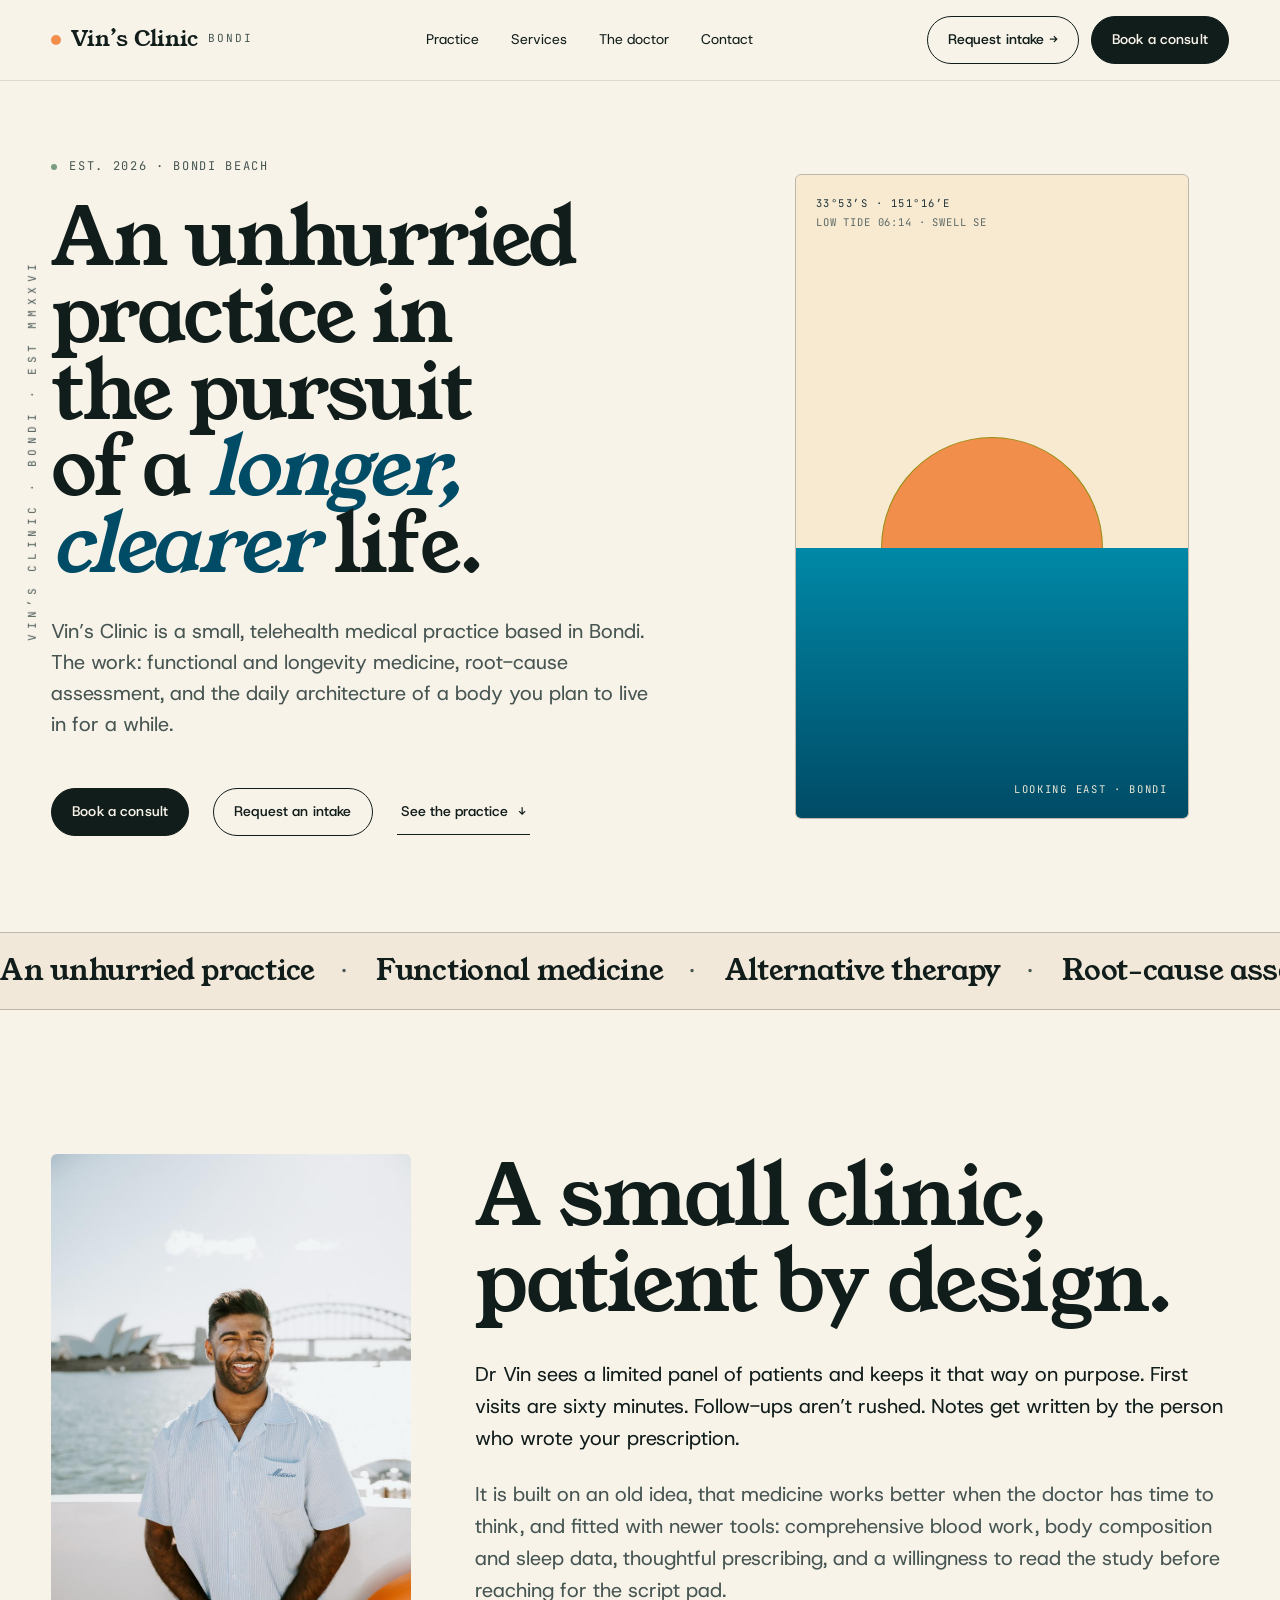
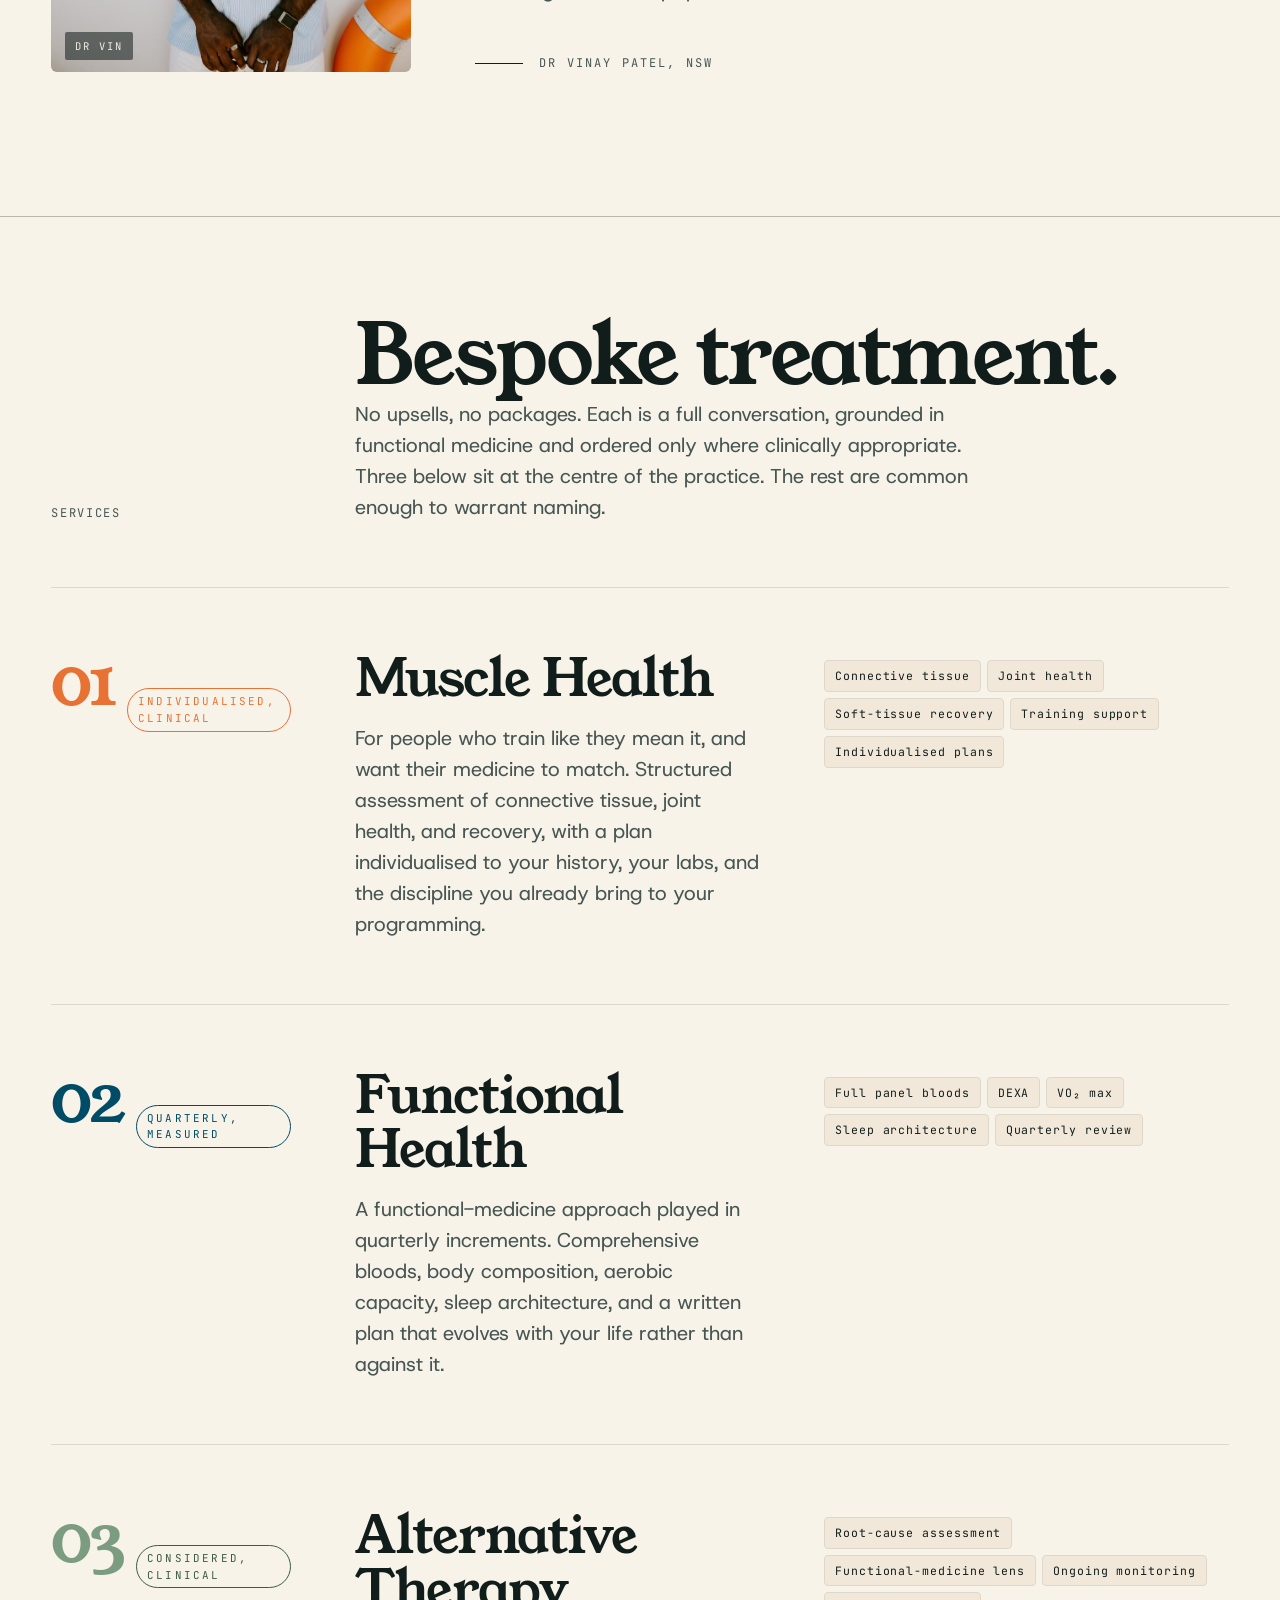
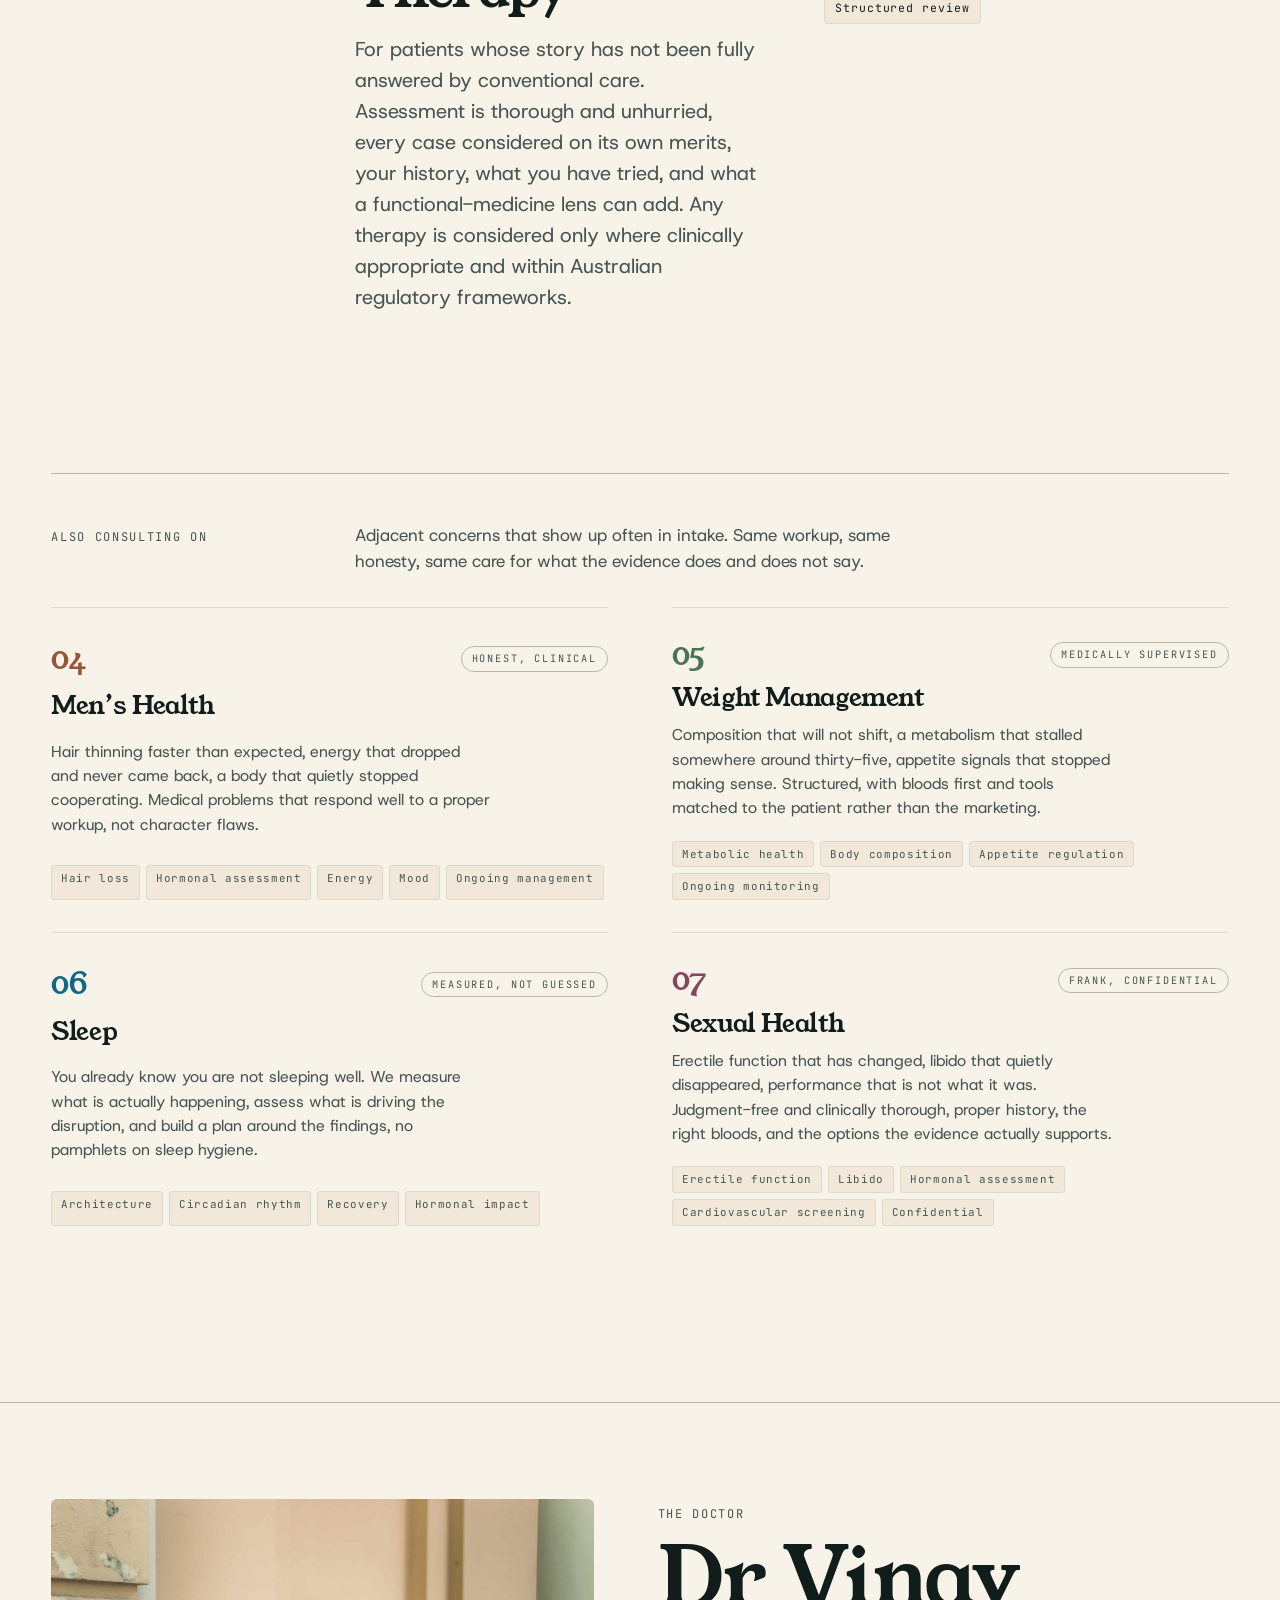
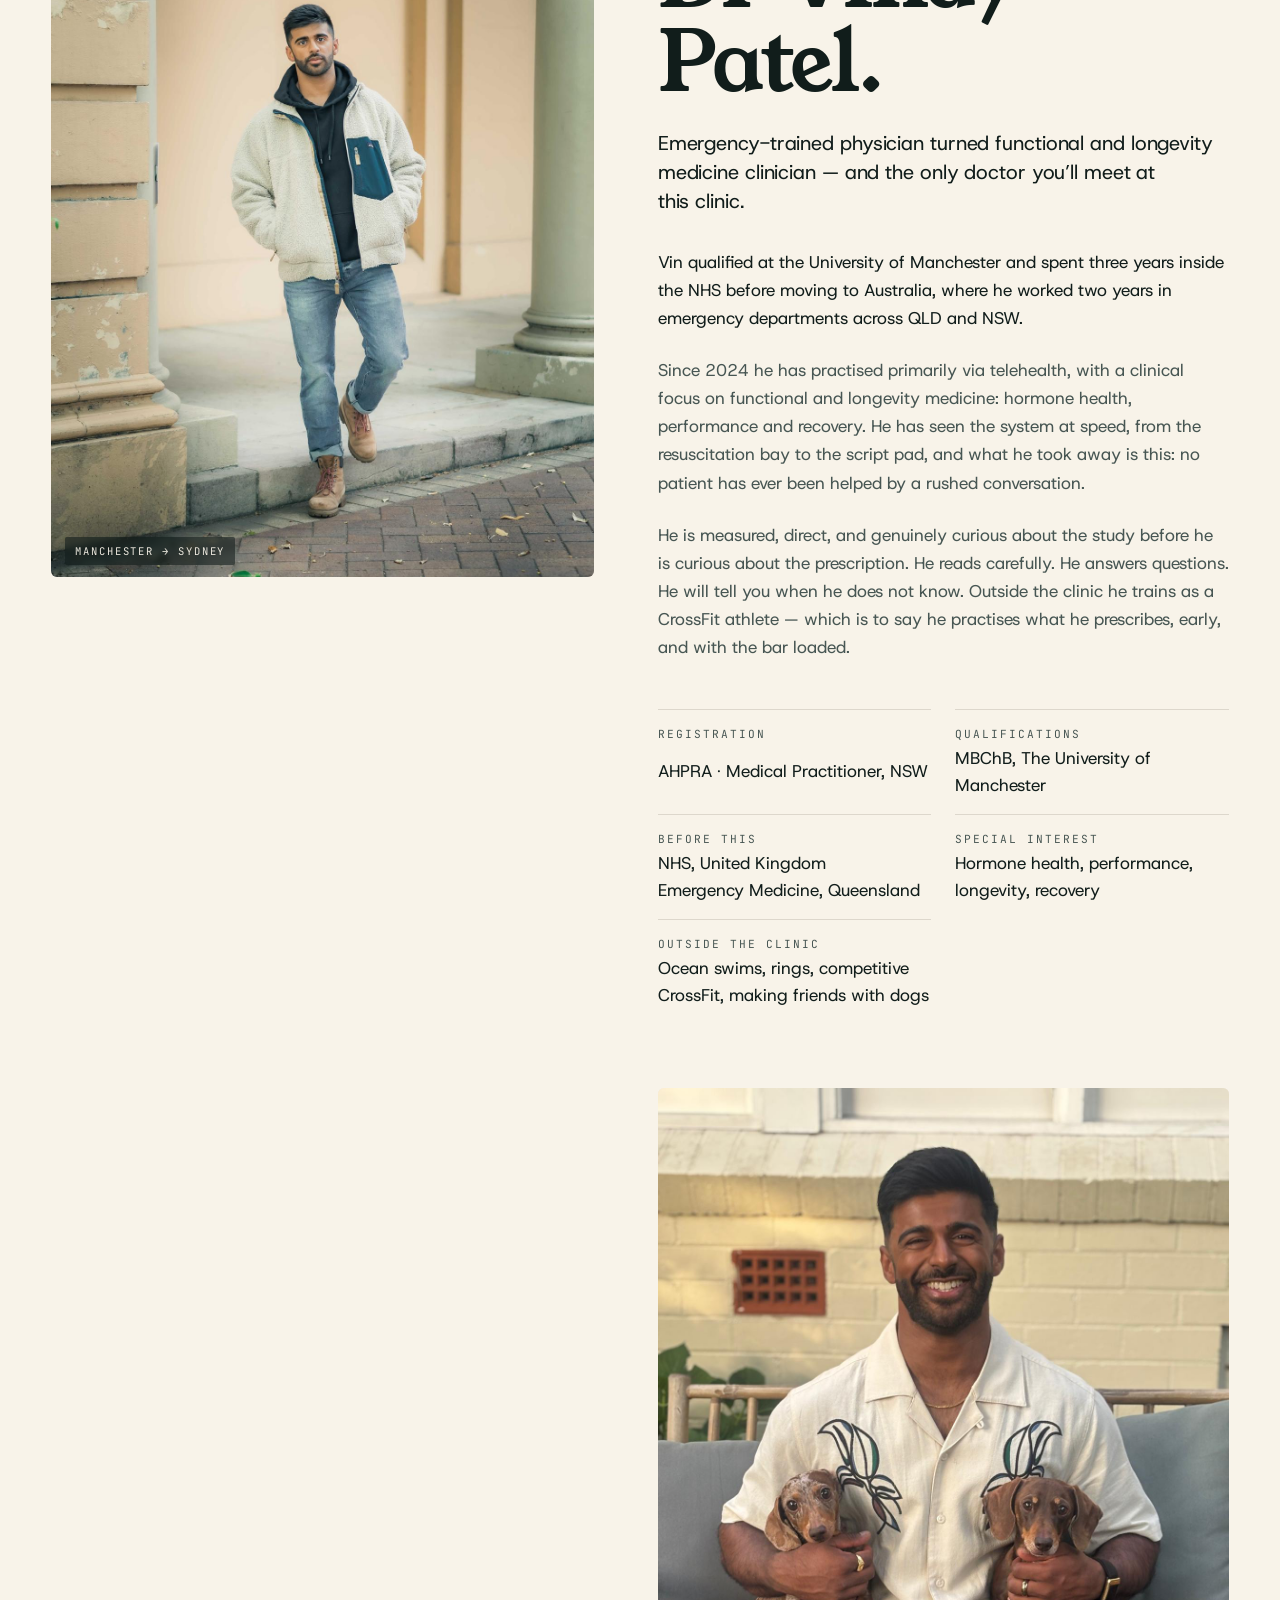
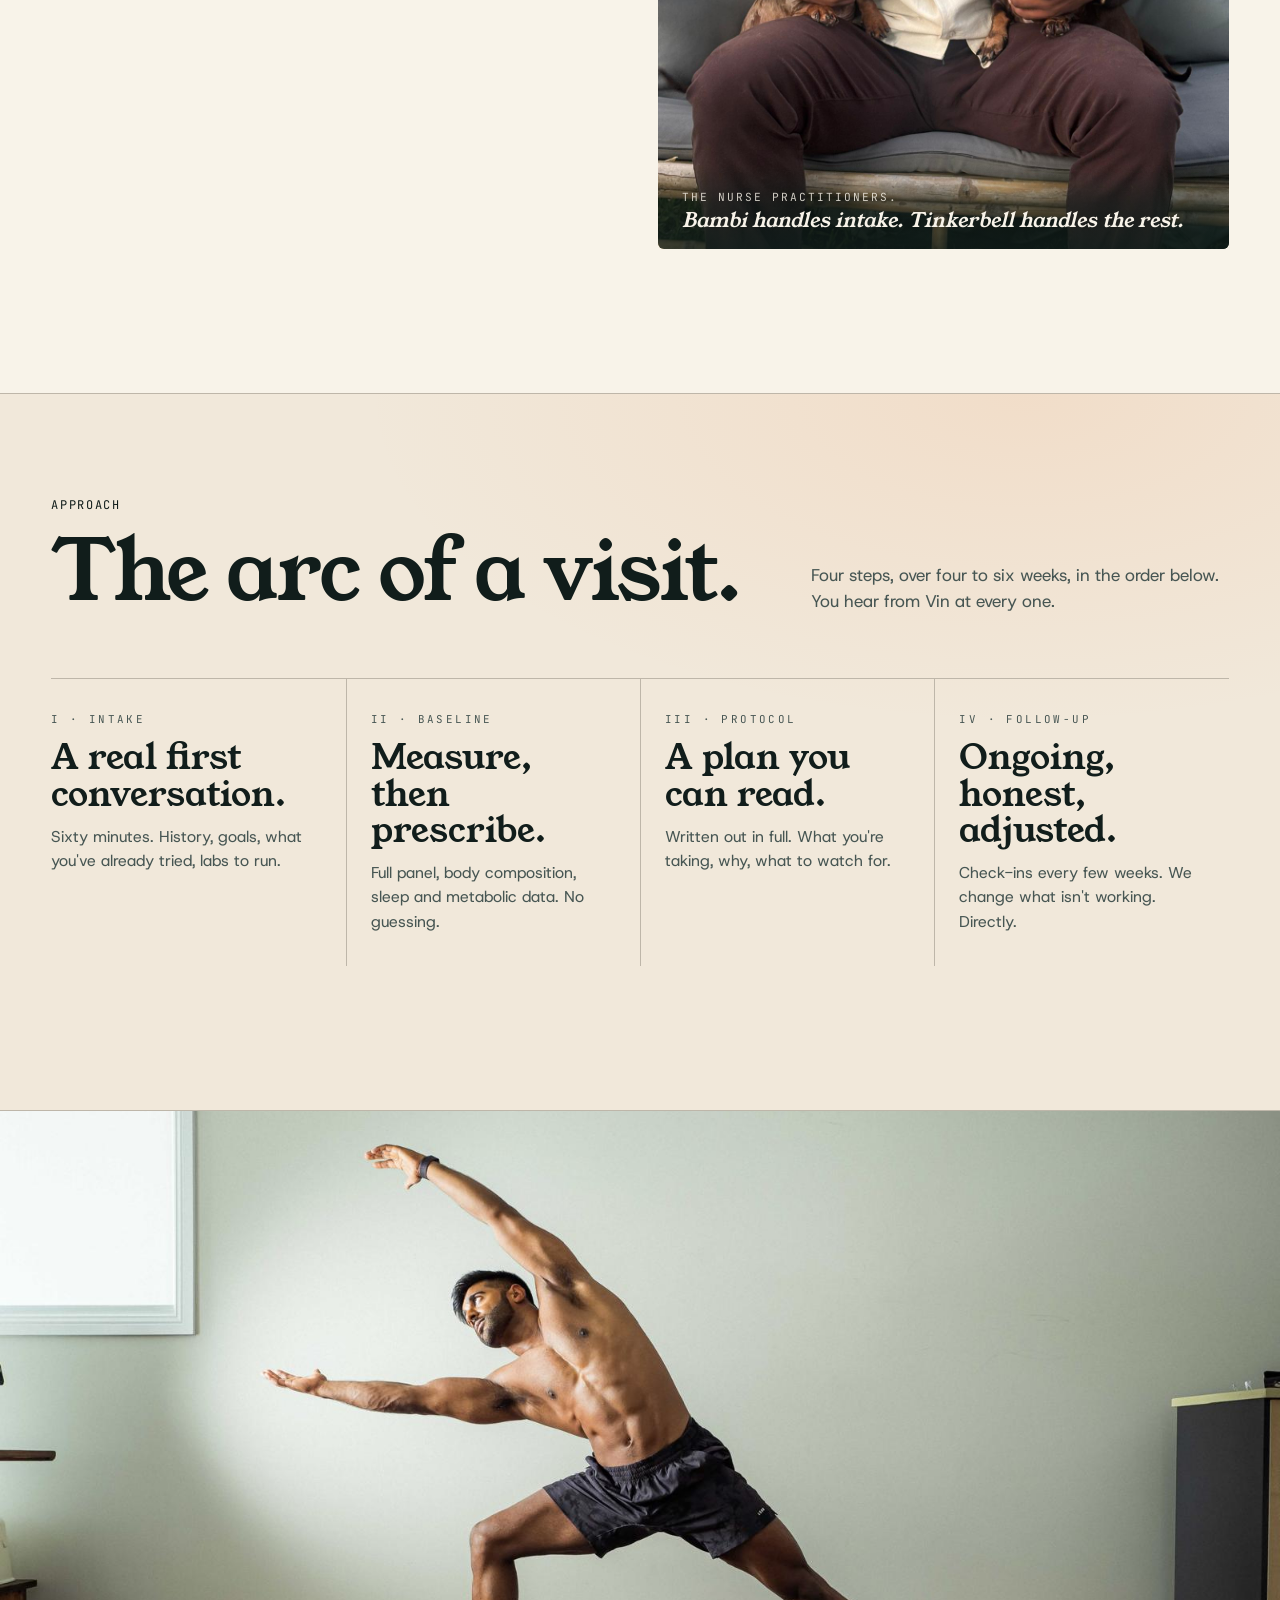
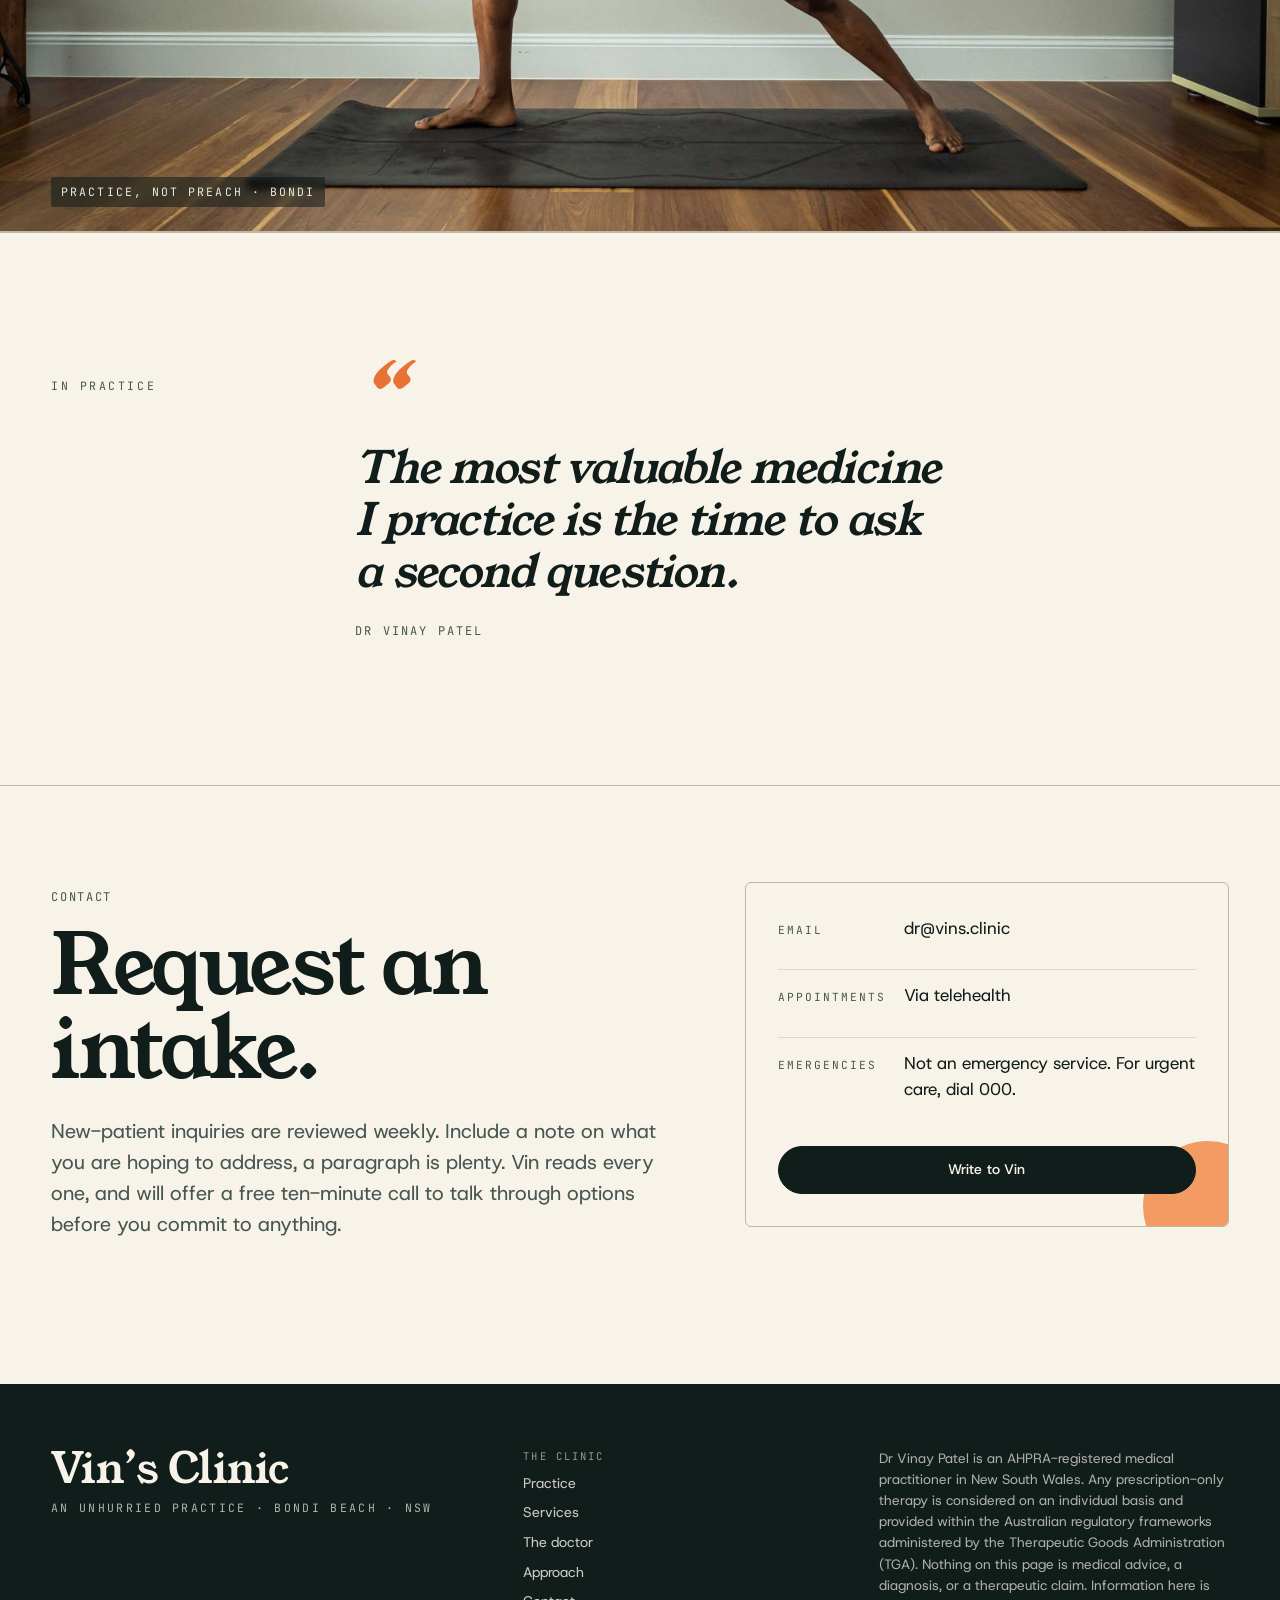
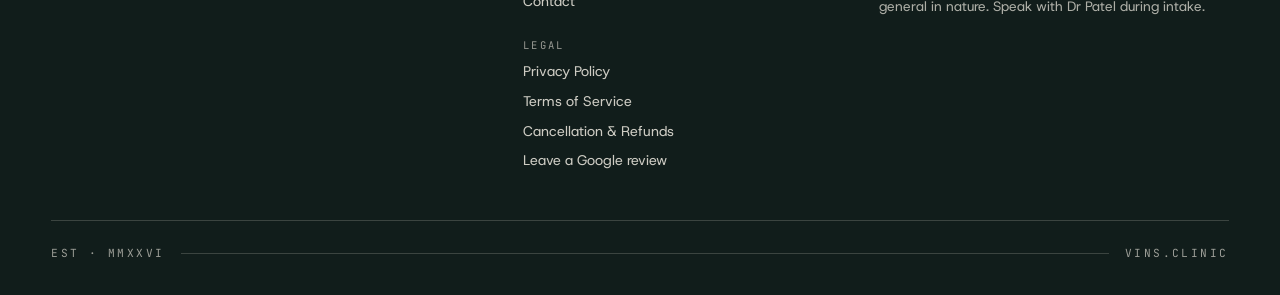
<file: index.html>
<!doctype html>
<html lang="en">
  <head>
    <meta charset="UTF-8" />
    <meta name="viewport" content="width=device-width, initial-scale=1.0" />
    <title>Vin&rsquo;s Clinic, Bondi, an unhurried practice</title>
    <meta
      name="description"
      content="An unhurried, telehealth medical practice based in Bondi. Functional and integrative medicine with Dr Vinay Patel."
    />
    <meta name="theme-color" content="#f2ece0" />
    <link rel="canonical" href="https://vins.clinic/" />

    <!-- Open Graph -->
    <meta property="og:type" content="website" />
    <meta property="og:site_name" content="Vin&rsquo;s Clinic" />
    <meta property="og:title" content="Vin&rsquo;s Clinic, Bondi" />
    <meta property="og:description" content="An unhurried, telehealth medical practice based in Bondi. Dr Vinay Patel." />
    <meta property="og:url" content="https://vins.clinic/" />
    <meta property="og:locale" content="en_AU" />
    <meta property="og:image" content="https://vins.clinic/og-image.jpg" />
    <meta property="og:image:secure_url" content="https://vins.clinic/og-image.jpg" />
    <meta property="og:image:type" content="image/jpeg" />
    <meta property="og:image:width" content="1200" />
    <meta property="og:image:height" content="630" />
    <meta property="og:image:alt" content="A flat illustration of the Bondi horizon, with the sun meeting the sea, and the words Vin&rsquo;s Clinic." />

    <!-- Twitter / X -->
    <meta name="twitter:card" content="summary_large_image" />
    <meta name="twitter:title" content="Vin&rsquo;s Clinic, Bondi" />
    <meta name="twitter:description" content="An unhurried, telehealth medical practice based in Bondi." />
    <meta name="twitter:image" content="https://vins.clinic/og-image.jpg" />
    <meta name="twitter:image:alt" content="Vin&rsquo;s Clinic, an unhurried practice in Bondi." />

    <!-- iMessage / Apple rich link -->
    <meta name="apple-mobile-web-app-title" content="Vin&rsquo;s Clinic" />

    <link rel="icon" type="image/svg+xml" href="data:image/svg+xml;utf8,<svg xmlns='http://www.w3.org/2000/svg' viewBox='0 0 32 32'><rect width='32' height='32' rx='8' fill='%23f2ece0'/><circle cx='16' cy='15' r='7' fill='%23e8833d'/><rect y='20' width='32' height='12' fill='%231866a6'/></svg>" />

    <link rel="preconnect" href="https://fonts.googleapis.com" />
    <link rel="preconnect" href="https://fonts.gstatic.com" crossorigin />
    <link
      href="https://fonts.googleapis.com/css2?family=Young+Serif&family=Host+Grotesk:ital,wght@0,300..800;1,300..800&family=JetBrains+Mono:wght@400;500&display=swap"
      rel="stylesheet"
    />

    <style>
      /* -------------------------------------------------------------
         TOKENS
         ------------------------------------------------------------- */
      :root {
        /* Palette: sun-bleached Bondi apothecary */
        --ink: oklch(0.22 0.018 180);            /* deep kelp-black */
        --ink-muted: oklch(0.44 0.02 180);
        --paper: oklch(0.965 0.014 85);          /* warm limestone */
        --paper-deep: oklch(0.935 0.022 80);     /* stepped surface */
        --line: oklch(0.78 0.02 80);             /* parchment rule */
        --line-soft: oklch(0.88 0.016 80);

        --ocean: oklch(0.58 0.11 220);           /* Bondi ocean glass */
        --ocean-deep: oklch(0.38 0.09 225);
        --sun: oklch(0.74 0.145 52);             /* terracotta sun */
        --sun-hot: oklch(0.68 0.165 45);
        --sage: oklch(0.66 0.055 150);           /* eucalyptus */

        /* Spacing — 4pt scale */
        --s-1: 4px;
        --s-2: 8px;
        --s-3: 12px;
        --s-4: 16px;
        --s-5: 24px;
        --s-6: 32px;
        --s-7: 48px;
        --s-8: 64px;
        --s-9: 96px;
        --s-10: 144px;

        /* Type */
        --display: "Young Serif", ui-serif, Georgia, serif;
        --body: "Host Grotesk", ui-sans-serif, system-ui, -apple-system, Segoe UI, sans-serif;
        --mono: "JetBrains Mono", ui-monospace, SFMono-Regular, Menlo, Consolas, monospace;

        --text-xs: 0.75rem;
        --text-sm: 0.875rem;
        --text-base: 1.0625rem;
        --text-lg: 1.25rem;
        --text-xl: clamp(1.5rem, 1.2rem + 1.2vw, 2.25rem);
        --text-2xl: clamp(2rem, 1.4rem + 2.4vw, 3.25rem);
        --text-3xl: clamp(2.75rem, 1.4rem + 5vw, 5.25rem);
        --text-4xl: clamp(2.75rem, 1.4rem + 4.5vw, 5.75rem);

        --container: 1320px;
        --gutter: clamp(20px, 4vw, 56px);
      }

      /* -------------------------------------------------------------
         RESET / BASE
         ------------------------------------------------------------- */
      *, *::before, *::after { box-sizing: border-box; }
      html, body { margin: 0; padding: 0; }
      html { -webkit-text-size-adjust: 100%; }
      body {
        font-family: var(--body);
        font-size: var(--text-base);
        line-height: 1.55;
        color: var(--ink);
        background: var(--paper);
        font-kerning: normal;
        font-feature-settings: "ss01", "ss02";
        text-rendering: optimizeLegibility;
        -webkit-font-smoothing: antialiased;
      }
      a { color: inherit; text-decoration: none; }
      img, svg { display: block; max-width: 100%; }
      button { font: inherit; color: inherit; background: none; border: 0; cursor: pointer; }
      ul, ol { list-style: none; padding: 0; margin: 0; }
      h1, h2, h3, h4 { margin: 0; font-weight: 400; }
      p { margin: 0; }

      ::selection { background: var(--sun); color: var(--ink); }

      /* -------------------------------------------------------------
         LAYOUT PRIMITIVES
         ------------------------------------------------------------- */
      .container {
        width: 100%;
        max-width: var(--container);
        margin-inline: auto;
        padding-inline: var(--gutter);
      }

      .rule {
        height: 1px;
        background: var(--line);
        border: 0;
        margin: 0;
      }

      .kicker {
        font-family: var(--mono);
        font-size: var(--text-xs);
        letter-spacing: 0.14em;
        text-transform: uppercase;
        color: var(--ink-muted);
      }

      /* -------------------------------------------------------------
         NAV
         ------------------------------------------------------------- */
      .nav {
        position: sticky;
        top: 0;
        z-index: 40;
        background: color-mix(in oklch, var(--paper) 92%, transparent);
        backdrop-filter: saturate(1.2);
        border-bottom: 1px solid var(--line-soft);
      }
      .nav-inner {
        display: grid;
        grid-template-columns: auto 1fr auto;
        align-items: center;
        gap: var(--s-5);
        padding-block: var(--s-4);
      }
      .brand {
        display: inline-flex;
        align-items: baseline;
        gap: 10px;
        font-family: var(--display);
        font-size: 1.4rem;
        letter-spacing: -0.01em;
        white-space: nowrap;
      }
      .brand::before {
        content: "";
        width: 10px;
        height: 10px;
        background: var(--sun);
        border-radius: 999px;
        align-self: center;
      }
      .brand-sub {
        font-family: var(--mono);
        font-size: 0.7rem;
        letter-spacing: 0.18em;
        text-transform: uppercase;
        color: var(--ink-muted);
        align-self: center;
        transform: translateY(-1px);
      }
      .nav-links {
        display: flex;
        gap: var(--s-6);
        justify-content: center;
        font-size: var(--text-sm);
      }
      .nav-links a {
        position: relative;
        padding-block: 4px;
        color: var(--ink);
        transition: color 160ms ease;
      }
      .nav-links a::after {
        content: "";
        position: absolute;
        left: 0; right: 0; bottom: -2px;
        height: 1px;
        background: var(--ink);
        transform: scaleX(0);
        transform-origin: left;
        transition: transform 220ms cubic-bezier(0.2, 0.8, 0.2, 1);
      }
      .nav-links a:hover::after { transform: scaleX(1); }

      .btn {
        display: inline-flex;
        align-items: center;
        gap: 10px;
        font-family: var(--body);
        font-size: var(--text-sm);
        font-weight: 500;
        letter-spacing: 0.01em;
        padding: 12px 20px;
        border: 1px solid var(--ink);
        color: var(--paper);
        background: var(--ink);
        border-radius: 999px;
        transition: background 180ms ease, color 180ms ease, transform 220ms cubic-bezier(0.2,0.8,0.2,1);
      }
      .btn:hover { background: var(--ocean-deep); border-color: var(--ocean-deep); transform: translateY(-1px); }
      .btn-outline { background: transparent; color: var(--ink); }
      .btn-outline:hover { background: transparent; border-color: var(--ocean-deep); color: var(--ocean-deep); }
      .nav-cta {
        display: flex;
        align-items: center;
        gap: var(--s-3);
      }
      .nav-cta .btn, .nav-links a { white-space: nowrap; }
      .btn-ghost {
        display: inline-flex;
        align-items: center;
        gap: 10px;
        font-size: var(--text-sm);
        font-weight: 500;
        padding: 12px 4px;
        border-bottom: 1px solid var(--ink);
        color: var(--ink);
        transition: gap 220ms cubic-bezier(0.2,0.8,0.2,1);
      }
      .btn-ghost:hover { gap: 16px; }

      /* -------------------------------------------------------------
         VERTICAL SIDE WORDMARK
         ------------------------------------------------------------- */
      .side-brand {
        position: fixed;
        left: 24px;
        top: 50%;
        transform: translateY(-50%) rotate(180deg);
        writing-mode: vertical-rl;
        font-family: var(--mono);
        font-size: 0.68rem;
        letter-spacing: 0.42em;
        text-transform: uppercase;
        color: var(--ink-muted);
        z-index: 10;
        pointer-events: none;
      }
      @media (max-width: 1100px) { .side-brand { display: none; } }

      /* -------------------------------------------------------------
         HERO
         ------------------------------------------------------------- */
      .hero {
        padding-top: clamp(var(--s-7), 6vw, var(--s-9));
        padding-bottom: var(--s-9);
      }
      .hero-grid {
        display: grid;
        grid-template-columns: 1fr;
        gap: var(--s-7);
        align-items: stretch;
      }
      @media (min-width: 960px) {
        .hero-grid {
          grid-template-columns: minmax(0, 1.35fr) minmax(0, 1fr);
          gap: var(--s-8);
        }
      }

      .hero-meta {
        display: flex;
        align-items: center;
        gap: var(--s-3);
        margin-bottom: var(--s-5);
      }
      .hero-meta .dot {
        width: 6px; height: 6px; border-radius: 999px;
        background: var(--sage);
      }

      h1.hero-title {
        font-family: var(--display);
        font-size: var(--text-4xl);
        line-height: 0.96;
        letter-spacing: -0.025em;
        color: var(--ink);
        max-width: 13ch;
        text-wrap: balance;
      }
      h1.hero-title em {
        font-style: italic;
        font-family: var(--display);
        color: var(--ocean-deep);
      }

      .hero-lede {
        margin-top: var(--s-6);
        font-size: var(--text-lg);
        line-height: 1.55;
        color: var(--ink-muted);
        max-width: 46ch;
      }

      .hero-cta {
        margin-top: var(--s-7);
        display: flex;
        align-items: center;
        gap: var(--s-5);
        flex-wrap: wrap;
      }

      /* Horizon — flat geometric composition */
      .horizon {
        position: relative;
        min-height: 420px;
        border: 1px solid var(--line);
        border-radius: 6px;
        overflow: hidden;
        background: oklch(0.94 0.035 82);
      }
      .horizon::after {
        /* Sea layer, painted over the sun so it reads as rising/setting */
        content: "";
        position: absolute;
        left: 0;
        right: 0;
        bottom: 0;
        height: 42%;
        background: linear-gradient(
          to bottom,
          var(--ocean) 0%,
          var(--ocean-deep) 100%
        );
        z-index: 2;
      }
      @media (min-width: 960px) {
        .horizon { min-height: 560px; }
      }
      .horizon .sun {
        position: absolute;
        left: 50%;
        top: 58%;
        transform: translate(-50%, -50%);
        width: clamp(120px, 22vw, 220px);
        aspect-ratio: 1;
        background: var(--sun);
        border-radius: 999px;
        box-shadow:
          0 0 0 1px color-mix(in oklch, var(--sun) 70%, var(--ocean-deep));
        z-index: 1;
      }
      .horizon .tag {
        position: absolute;
        left: 20px;
        top: 20px;
        display: flex;
        flex-direction: column;
        gap: 2px;
        font-family: var(--mono);
        font-size: 0.66rem;
        letter-spacing: 0.14em;
        text-transform: uppercase;
        color: oklch(0.3 0.03 220);
        z-index: 3;
      }
      .horizon .tag span:last-child { opacity: 0.7; letter-spacing: 0.08em; }
      .horizon .tag-r {
        position: absolute;
        right: 20px;
        bottom: 20px;
        font-family: var(--mono);
        font-size: 0.66rem;
        letter-spacing: 0.16em;
        text-transform: uppercase;
        color: color-mix(in oklch, var(--paper) 90%, var(--ocean));
        z-index: 3;
      }

      /* -------------------------------------------------------------
         MARQUEE
         ------------------------------------------------------------- */
      .marquee {
        position: relative;
        border-top: 1px solid var(--line);
        border-bottom: 1px solid var(--line);
        overflow: hidden;
        background: var(--paper-deep);
      }
      .marquee-track {
        display: flex;
        gap: var(--s-7);
        padding-block: var(--s-4);
        white-space: nowrap;
        animation: marquee 42s linear infinite;
        width: max-content;
      }
      .marquee span {
        font-family: var(--display);
        font-size: clamp(1.35rem, 1rem + 1vw, 1.9rem);
        letter-spacing: -0.01em;
        color: var(--ink);
      }
      .marquee span em {
        font-family: var(--mono);
        font-style: normal;
        font-size: 0.7em;
        letter-spacing: 0.18em;
        text-transform: uppercase;
        color: var(--ink-muted);
        margin-left: var(--s-4);
        margin-right: var(--s-4);
        vertical-align: 0.12em;
      }
      @keyframes marquee {
        from { transform: translateX(0); }
        to   { transform: translateX(-50%); }
      }
      @media (prefers-reduced-motion: reduce) {
        .marquee-track { animation: none; }
      }

      /* -------------------------------------------------------------
         PRACTICE (about)
         ------------------------------------------------------------- */
      .practice {
        padding-block: var(--s-10);
      }
      .practice-grid {
        display: grid;
        grid-template-columns: 1fr;
        gap: var(--s-6);
      }
      @media (min-width: 900px) {
        .practice-grid {
          grid-template-columns: minmax(260px, 360px) minmax(0, 1fr);
          column-gap: var(--s-8);
          align-items: stretch;
        }
      }
      .practice-photo {
        margin: 0;
        position: relative;
        overflow: hidden;
        border-radius: 6px;
        background: var(--paper-deep);
        max-width: 480px;
      }
      .practice-photo img {
        width: 100%;
        height: auto;
        display: block;
        filter: saturate(0.96) contrast(1.02);
      }
      @media (min-width: 900px) {
        .practice-photo {
          max-width: none;
          height: 100%;
          min-height: 0;
        }
        .practice-photo img {
          position: absolute;
          inset: 0;
          width: 100%;
          height: 100%;
          object-fit: cover;
          object-position: center 28%;
        }
      }
      .practice-photo figcaption {
        position: absolute;
        left: 14px;
        bottom: 12px;
        font-family: var(--mono);
        font-size: 0.66rem;
        letter-spacing: 0.18em;
        text-transform: uppercase;
        color: color-mix(in oklch, var(--paper) 94%, transparent);
        padding: 6px 10px;
        background: color-mix(in oklch, var(--ink) 55%, transparent);
        backdrop-filter: blur(3px);
        border-radius: 2px;
      }
      .col-label {
        display: flex;
        flex-direction: column;
        gap: var(--s-3);
      }
      .col-label .num {
        font-family: var(--display);
        font-size: 3rem;
        line-height: 1;
        color: var(--ocean);
      }
      .col-label .label {
        font-family: var(--mono);
        font-size: 0.72rem;
        letter-spacing: 0.22em;
        text-transform: uppercase;
        color: var(--ink-muted);
      }
      .practice h2 {
        font-family: var(--display);
        font-size: var(--text-3xl);
        line-height: 1.02;
        letter-spacing: -0.025em;
        max-width: 18ch;
      }
      .practice .prose {
        margin-top: var(--s-6);
        display: grid;
        gap: var(--s-5);
        max-width: 62ch;
        font-size: var(--text-lg);
        line-height: 1.6;
        color: var(--ink);
      }
      .practice .prose p + p { color: var(--ink-muted); }
      .practice .signature {
        margin-top: var(--s-7);
        display: flex;
        align-items: center;
        gap: var(--s-4);
        font-family: var(--mono);
        font-size: var(--text-xs);
        letter-spacing: 0.18em;
        text-transform: uppercase;
        color: var(--ink-muted);
      }
      .practice .signature .line {
        flex: 0 0 48px;
        height: 1px;
        background: var(--ink);
      }

      /* -------------------------------------------------------------
         DOCTOR / PORTRAIT
         ------------------------------------------------------------- */
      .doctor {
        border-top: 1px solid var(--line);
        padding-block: var(--s-9) var(--s-10);
      }
      .doctor-grid {
        display: grid;
        grid-template-columns: 1fr;
        gap: var(--s-7);
      }
      @media (min-width: 900px) {
        .doctor-grid {
          grid-template-columns: minmax(0, 0.95fr) minmax(0, 1fr);
          gap: var(--s-8);
          align-items: start;
        }
      }
      .doctor-photo {
        margin: 0;
        position: relative;
        overflow: hidden;
        border-radius: 6px;
        background: var(--paper-deep);
        aspect-ratio: 4 / 5;
      }
      .doctor-photo img {
        width: 100%;
        height: 100%;
        object-fit: cover;
        object-position: 55% 22%;
        display: block;
        filter: saturate(0.96) contrast(1.02);
      }
      @media (max-width: 720px) {
        .doctor-photo { aspect-ratio: 4 / 5; }
        .doctor-photo img {
          object-position: 58% 18%;
          transform: scale(1.35);
          transform-origin: 58% 20%;
        }
      }
      .doctor-photo figcaption {
        position: absolute;
        left: 14px;
        bottom: 12px;
        font-family: var(--mono);
        font-size: 0.66rem;
        letter-spacing: 0.18em;
        text-transform: uppercase;
        color: color-mix(in oklch, var(--paper) 94%, transparent);
        padding: 6px 10px;
        background: color-mix(in oklch, var(--ink) 55%, transparent);
        backdrop-filter: blur(3px);
        border-radius: 2px;
      }

      .doctor-body h2 {
        font-family: var(--display);
        font-size: var(--text-3xl);
        line-height: 1;
        letter-spacing: -0.025em;
        margin-top: var(--s-3);
        max-width: 16ch;
      }
      .doctor-body .lede {
        margin-top: var(--s-5);
        font-size: var(--text-lg);
        line-height: 1.45;
        letter-spacing: -0.005em;
        color: var(--ink);
        max-width: 46ch;
        text-wrap: pretty;
      }
      .doctor-body .prose {
        margin-top: var(--s-6);
        display: grid;
        gap: var(--s-5);
        font-size: var(--text-base);
        line-height: 1.65;
        color: var(--ink-muted);
        max-width: 56ch;
        text-wrap: pretty;
      }
      .doctor-body .prose p {
        hanging-punctuation: first last;
      }
      .doctor-body .prose p:first-child {
        color: var(--ink);
      }

      .creds {
        margin-top: var(--s-7);
        display: grid;
        grid-template-columns: 1fr;
        gap: 0;
      }
      @media (min-width: 560px) {
        .creds { grid-template-columns: 1fr 1fr; column-gap: var(--s-5); }
      }
      .creds > div {
        display: grid;
        grid-template-columns: 1fr;
        gap: 2px;
        padding-block: var(--s-4);
        border-top: 1px solid var(--line-soft);
      }
      .creds dt {
        font-family: var(--mono);
        font-size: 0.7rem;
        letter-spacing: 0.18em;
        text-transform: uppercase;
        color: var(--ink-muted);
      }
      .creds dd {
        margin: 0;
        font-size: var(--text-base);
        color: var(--ink);
      }

      .doctor-inset {
        margin: var(--s-8) 0 0;
        padding: 0;
        position: relative;
        overflow: hidden;
        border-radius: 6px;
        background: var(--paper-deep);
        aspect-ratio: 4 / 5;
      }
      .doctor-inset img {
        width: 100%;
        height: 100%;
        object-fit: cover;
        object-position: center 28%;
        display: block;
      }
      .doctor-inset figcaption {
        position: absolute;
        left: 0; right: 0; bottom: 0;
        padding: var(--s-5) var(--s-5) var(--s-4);
        font-family: var(--display);
        font-style: italic;
        font-size: var(--text-lg);
        line-height: 1.25;
        color: var(--paper);
        background: linear-gradient(
          to top,
          color-mix(in oklch, var(--ink) 82%, transparent) 0%,
          color-mix(in oklch, var(--ink) 55%, transparent) 55%,
          transparent 100%
        );
      }
      .doctor-inset figcaption span {
        display: block;
        margin-bottom: 4px;
        font-family: var(--mono);
        font-style: normal;
        font-size: 0.7rem;
        letter-spacing: 0.18em;
        text-transform: uppercase;
        color: color-mix(in oklch, var(--paper) 82%, transparent);
      }
      @media (min-width: 900px) {
        .doctor-inset { aspect-ratio: 3 / 4; }
        .doctor-inset img { object-position: center 22%; }
      }

      /* -------------------------------------------------------------
         FIELD (full-bleed image break)
         ------------------------------------------------------------- */
      .field {
        position: relative;
        border-top: 1px solid var(--line);
        border-bottom: 1px solid var(--line);
        background: oklch(0.9 0.018 150);
        overflow: hidden;
      }
      .field-img {
        width: 100%;
        aspect-ratio: 16 / 9;
        object-fit: cover;
        object-position: center 45%;
        display: block;
        filter: saturate(0.92);
      }
      @media (max-width: 640px) {
        .field-img {
          aspect-ratio: 5 / 6;
          object-position: 52% 42%;
        }
        .field { overflow: hidden; }
      }
      .field .cap {
        position: absolute;
        left: var(--gutter);
        bottom: var(--s-5);
        font-family: var(--mono);
        font-size: 0.72rem;
        letter-spacing: 0.18em;
        text-transform: uppercase;
        color: color-mix(in oklch, var(--paper) 94%, transparent);
        padding: 6px 10px;
        background: color-mix(in oklch, var(--ink) 55%, transparent);
        backdrop-filter: blur(3px);
        border-radius: 2px;
      }

      /* -------------------------------------------------------------
         SERVICES
         ------------------------------------------------------------- */
      .services {
        border-top: 1px solid var(--line);
        padding-block: var(--s-9) var(--s-10);
      }
      .services-head {
        display: grid;
        grid-template-columns: 1fr;
        gap: var(--s-4);
        margin-bottom: var(--s-8);
      }
      @media (min-width: 900px) {
        .services-head {
          grid-template-columns: 240px 1fr;
          gap: var(--s-8);
          align-items: end;
        }
      }
      .services-head h2 {
        font-family: var(--display);
        font-size: var(--text-3xl);
        line-height: 1.02;
        letter-spacing: -0.025em;
        max-width: 18ch;
      }
      .services-head p {
        font-size: var(--text-lg);
        color: var(--ink-muted);
        max-width: 50ch;
      }

      .service {
        display: grid;
        grid-template-columns: 1fr;
        gap: var(--s-5);
        padding-block: var(--s-8);
        border-top: 1px solid var(--line-soft);
      }
      .service:last-child { border-bottom: 1px solid var(--line-soft); }
      @media (min-width: 900px) {
        .service {
          grid-template-columns: 240px 1fr 1fr;
          gap: var(--s-8);
        }
      }

      .service-num {
        display: flex;
        align-items: baseline;
        gap: var(--s-3);
      }
      .service-num .n {
        font-family: var(--display);
        font-size: 4.25rem;
        line-height: 0.9;
        letter-spacing: -0.03em;
      }
      .service-num .chip {
        font-family: var(--mono);
        font-size: 0.68rem;
        letter-spacing: 0.2em;
        text-transform: uppercase;
        padding: 4px 10px;
        border: 1px solid currentColor;
        border-radius: 999px;
      }

      .service-01 .service-num .n    { color: var(--sun-hot); }
      .service-01 .service-num .chip { color: var(--sun-hot); }
      .service-02 .service-num .n    { color: var(--ocean-deep); }
      .service-02 .service-num .chip { color: var(--ocean-deep); }
      .service-03 .service-num .n    { color: var(--sage); }
      .service-03 .service-num .chip { color: oklch(0.44 0.06 150); }

      /* Compact services — an index of adjacent care */
      .services-more {
        margin-top: var(--s-9);
        padding-top: var(--s-7);
        border-top: 1px solid var(--line);
      }
      .services-more-head {
        display: grid;
        grid-template-columns: 1fr;
        gap: var(--s-4);
        margin-bottom: var(--s-6);
      }
      @media (min-width: 900px) {
        .services-more-head {
          grid-template-columns: 240px 1fr;
          gap: var(--s-8);
          align-items: baseline;
        }
      }
      .services-more-head p {
        font-size: var(--text-base);
        color: var(--ink-muted);
        max-width: 52ch;
      }
      .services-more-grid {
        display: grid;
        grid-template-columns: 1fr;
        column-gap: var(--s-8);
      }
      @media (min-width: 720px) {
        .services-more-grid {
          grid-template-columns: 1fr 1fr;
        }
      }

      .service-compact {
        display: grid;
        grid-template-columns: 1fr;
        gap: var(--s-3);
        padding-block: var(--s-6);
        border-top: 1px solid var(--line-soft);
      }
      @media (min-width: 720px) {
        /* Hide the top border on the 2nd card of each row so it aligns */
        .service-compact:nth-child(2),
        .service-compact:nth-child(2) ~ .service-compact {
          /* keep rules on all cards; the grid renders a clean row */
        }
      }
      .service-compact-top {
        display: flex;
        align-items: center;
        justify-content: space-between;
        gap: var(--s-4);
      }
      .service-compact .n {
        font-family: var(--display);
        font-size: 1.9rem;
        line-height: 1;
        letter-spacing: -0.02em;
        color: var(--ink);
      }
      .service-compact .chip {
        font-family: var(--mono);
        font-size: 0.64rem;
        letter-spacing: 0.18em;
        text-transform: uppercase;
        color: var(--ink-muted);
        padding: 4px 10px;
        border: 1px solid var(--line);
        border-radius: 999px;
        white-space: nowrap;
      }
      .service-compact h3 {
        font-family: var(--display);
        font-size: 1.55rem;
        line-height: 1.1;
        letter-spacing: -0.015em;
        margin-top: 2px;
      }
      .service-compact p {
        font-size: 0.98rem;
        line-height: 1.55;
        color: var(--ink-muted);
        max-width: 44ch;
      }
      .service-compact-tags {
        display: flex;
        flex-wrap: wrap;
        gap: 6px;
        margin-top: var(--s-2);
      }
      .service-compact-tags li {
        font-family: var(--mono);
        font-size: 0.68rem;
        letter-spacing: 0.06em;
        padding: 4px 9px;
        background: var(--paper-deep);
        border: 1px solid var(--line-soft);
        border-radius: 3px;
        color: var(--ink-muted);
      }

      /* Subtle tonal accents on compact numbers — each distinct from its neighbours */
      .service-04 .n { color: oklch(0.52 0.1 45); }   /* sienna */
      .service-05 .n { color: oklch(0.52 0.07 150); } /* sage */
      .service-06 .n { color: oklch(0.48 0.09 230); } /* dusk blue */
      .service-07 .n { color: oklch(0.48 0.09 355); } /* rose plum */

      .service h3 {
        font-family: var(--display);
        font-size: var(--text-2xl);
        line-height: 1.05;
        letter-spacing: -0.02em;
        max-width: 14ch;
      }
      .service h3 + p {
        margin-top: var(--s-4);
        font-size: var(--text-lg);
        line-height: 1.55;
        color: var(--ink-muted);
        max-width: 52ch;
      }
      .service-tags {
        display: flex;
        flex-wrap: wrap;
        gap: 6px;
        align-self: start;
        margin-top: var(--s-2);
      }
      .service-tags li {
        font-family: var(--mono);
        font-size: 0.72rem;
        letter-spacing: 0.08em;
        padding: 6px 10px;
        background: var(--paper-deep);
        border: 1px solid var(--line-soft);
        border-radius: 4px;
      }

      /* -------------------------------------------------------------
         APPROACH / STEPS
         ------------------------------------------------------------- */
      .approach {
        border-top: 1px solid var(--line);
        padding-block: var(--s-9) var(--s-10);
        background:
          radial-gradient(
            1200px 600px at 80% 0%,
            color-mix(in oklch, var(--sun) 12%, transparent) 0%,
            transparent 55%
          ),
          var(--paper-deep);
      }
      .approach-head {
        display: flex;
        align-items: flex-end;
        justify-content: space-between;
        gap: var(--s-5);
        flex-wrap: wrap;
        margin-bottom: var(--s-8);
      }
      .approach-head h2 {
        font-family: var(--display);
        font-size: var(--text-3xl);
        line-height: 1.02;
        letter-spacing: -0.025em;
        max-width: 18ch;
      }
      .approach-head .kicker { color: var(--ink); }

      .steps {
        display: grid;
        grid-template-columns: 1fr;
        gap: 0;
      }
      @media (min-width: 760px) {
        .steps {
          grid-template-columns: repeat(4, 1fr);
        }
      }
      .steps li {
        padding: var(--s-6) 0;
        border-top: 1px solid var(--line);
        display: flex;
        flex-direction: column;
        gap: var(--s-3);
        min-height: 180px;
      }
      @media (min-width: 760px) {
        .steps li {
          padding: var(--s-6) var(--s-5) var(--s-6) 0;
        }
        .steps li + li { border-left: 1px solid var(--line); padding-left: var(--s-5); }
      }
      .steps .rn {
        font-family: var(--mono);
        font-size: 0.68rem;
        letter-spacing: 0.22em;
        text-transform: uppercase;
        color: var(--ink-muted);
      }
      .steps h3 {
        font-family: var(--display);
        font-size: var(--text-xl);
        line-height: 1.05;
      }
      .steps p {
        color: var(--ink-muted);
        font-size: 0.98rem;
        max-width: 28ch;
      }

      /* -------------------------------------------------------------
         QUOTE
         ------------------------------------------------------------- */
      .quote {
        padding-block: var(--s-10);
        border-top: 1px solid var(--line);
      }
      .quote-inner {
        display: grid;
        grid-template-columns: 1fr;
        gap: var(--s-5);
      }
      @media (min-width: 900px) {
        .quote-inner {
          grid-template-columns: 240px 1fr;
          gap: var(--s-8);
          align-items: start;
        }
      }
      .quote blockquote {
        margin: 0;
        font-family: var(--display);
        font-style: italic;
        font-size: clamp(1.6rem, 1rem + 2.2vw, 3rem);
        line-height: 1.18;
        letter-spacing: -0.018em;
        color: var(--ink);
        max-width: 22ch;
      }
      .quote blockquote::before {
        content: "“";
        display: block;
        font-size: 2em;
        line-height: 0.6;
        color: var(--sun-hot);
        margin-bottom: var(--s-3);
      }
      .quote cite {
        display: block;
        margin-top: var(--s-5);
        font-family: var(--mono);
        font-style: normal;
        font-size: var(--text-xs);
        letter-spacing: 0.18em;
        text-transform: uppercase;
        color: var(--ink-muted);
      }

      /* -------------------------------------------------------------
         CONTACT
         ------------------------------------------------------------- */
      .contact {
        border-top: 1px solid var(--line);
        padding-block: var(--s-9) var(--s-10);
      }
      .contact-grid {
        display: grid;
        grid-template-columns: 1fr;
        gap: var(--s-7);
      }
      @media (min-width: 900px) {
        .contact-grid {
          grid-template-columns: 1.3fr 1fr;
          gap: var(--s-8);
          align-items: start;
        }
      }
      .contact h2 {
        font-family: var(--display);
        font-size: var(--text-3xl);
        line-height: 1;
        letter-spacing: -0.03em;
        max-width: 16ch;
      }
      .contact .lede {
        margin-top: var(--s-5);
        font-size: var(--text-lg);
        color: var(--ink-muted);
        max-width: 48ch;
      }
      .contact-card {
        padding: var(--s-6);
        background: var(--paper);
        border: 1px solid var(--line);
        border-radius: 6px;
        position: relative;
        overflow: hidden;
      }
      .contact-card .corner {
        position: absolute;
        right: -45px; bottom: -45px;
        width: 130px; height: 130px;
        background: var(--sun);
        border-radius: 999px;
        opacity: 0.85;
        z-index: 0;
        pointer-events: none;
      }
      .contact-card dl, .contact-card > .btn { position: relative; z-index: 1; }
      .contact-card dl {
        display: grid;
        grid-template-columns: 1fr;
        gap: var(--s-4);
        margin: 0 0 var(--s-6);
        position: relative;
      }
      .contact-card .row {
        display: grid;
        grid-template-columns: 110px 1fr;
        gap: var(--s-4);
        align-items: baseline;
        padding-block: var(--s-3);
        border-top: 1px solid var(--line-soft);
      }
      .contact-card .row:first-child { border-top: 0; padding-top: 0; }
      .contact-card dt {
        font-family: var(--mono);
        font-size: 0.7rem;
        letter-spacing: 0.18em;
        text-transform: uppercase;
        color: var(--ink-muted);
      }
      .contact-card dd {
        margin: 0;
        font-size: var(--text-base);
        color: var(--ink);
      }
      .contact-card dd a:hover { color: var(--ocean-deep); }

      /* -------------------------------------------------------------
         FOOTER
         ------------------------------------------------------------- */
      footer {
        background: var(--ink);
        color: var(--paper);
        padding-block: var(--s-8) var(--s-6);
      }
      .foot-grid {
        display: grid;
        grid-template-columns: 1fr;
        gap: var(--s-7);
        padding-bottom: var(--s-7);
        border-bottom: 1px solid color-mix(in oklch, var(--paper) 18%, transparent);
      }
      @media (min-width: 760px) {
        .foot-grid {
          grid-template-columns: 1.4fr 1fr 1.2fr;
          gap: var(--s-8);
        }
      }
      .foot-brand {
        font-family: var(--display);
        font-size: clamp(1.8rem, 1rem + 2vw, 2.6rem);
        letter-spacing: -0.02em;
        line-height: 1;
      }
      .foot-brand span {
        display: block;
        margin-top: var(--s-3);
        font-family: var(--mono);
        font-size: 0.72rem;
        letter-spacing: 0.2em;
        text-transform: uppercase;
        color: color-mix(in oklch, var(--paper) 70%, transparent);
      }
      .foot-nav {
        display: flex;
        flex-direction: column;
        gap: var(--s-2);
        font-size: var(--text-sm);
      }
      .foot-nav a {
        color: color-mix(in oklch, var(--paper) 82%, transparent);
        transition: color 160ms ease;
      }
      .foot-nav a:hover { color: var(--paper); }
      .foot-nav .foot-nav-head {
        font-family: var(--mono);
        font-size: 0.66rem;
        letter-spacing: 0.2em;
        text-transform: uppercase;
        color: color-mix(in oklch, var(--paper) 58%, transparent);
        margin-top: var(--s-4);
      }
      .foot-nav .foot-nav-head:first-child { margin-top: 0; }
      .foot-disc {
        font-size: 0.85rem;
        line-height: 1.55;
        color: color-mix(in oklch, var(--paper) 68%, transparent);
        max-width: 48ch;
      }
      .foot-mark {
        display: flex;
        align-items: center;
        gap: var(--s-4);
        padding-top: var(--s-5);
        font-family: var(--mono);
        font-size: 0.7rem;
        letter-spacing: 0.22em;
        text-transform: uppercase;
        color: color-mix(in oklch, var(--paper) 60%, transparent);
      }
      .foot-mark .bar {
        flex: 1;
        height: 1px;
        background: color-mix(in oklch, var(--paper) 18%, transparent);
      }

      /* -------------------------------------------------------------
         ENTRANCE ANIMATION
         ------------------------------------------------------------- */
      @media (prefers-reduced-motion: no-preference) {
        .reveal {
          opacity: 0;
          transform: translateY(12px);
          animation: reveal 900ms cubic-bezier(0.2, 0.8, 0.2, 1) forwards;
        }
        .reveal-1 { animation-delay: 60ms; }
        .reveal-2 { animation-delay: 180ms; }
        .reveal-3 { animation-delay: 320ms; }
        .reveal-4 { animation-delay: 460ms; }
        .reveal-5 { animation-delay: 600ms; }
        @keyframes reveal {
          to { opacity: 1; transform: translateY(0); }
        }
        .sun-rise {
          animation: sun-rise 1400ms cubic-bezier(0.2, 0.8, 0.2, 1) 240ms both;
        }
        @keyframes sun-rise {
          from { transform: translate(-50%, calc(-50% + 60px)); opacity: 0; }
          to   { transform: translate(-50%, -50%); opacity: 1; }
        }
      }

      /* -------------------------------------------------------------
         SMALL SCREEN ADJUSTMENTS
         ------------------------------------------------------------- */
      @media (max-width: 640px) {
        .nav-links { display: none; }
        .nav-inner { grid-template-columns: 1fr auto; }
        .brand-sub { display: none; }
        .btn { padding: 10px 14px; font-size: 0.82rem; }
        .nav-inner { gap: var(--s-3); }
        .nav-cta { gap: var(--s-2); }
        .hero-meta { flex-wrap: wrap; }
        h1.hero-title { max-width: none; letter-spacing: -0.02em; }
        .service-num .n { font-size: 3.25rem; }
        .contact-card .row { grid-template-columns: 88px 1fr; }
        .contact-card .corner { width: 100px; height: 100px; right: -40px; bottom: -40px; }
      }
      @media (max-width: 960px) {
        .nav-cta .btn-outline { display: none; }
        .nav-links { gap: var(--s-5); }
      }
      @media (max-width: 800px) {
        .brand-sub { display: none; }
      }
    </style>
  </head>

  <body>
    <!-- Navigation -->
    <header class="nav">
      <div class="container nav-inner">
        <a href="#" class="brand" aria-label="Vin&rsquo;s Clinic home">
          Vin&rsquo;s Clinic
          <span class="brand-sub">Bondi</span>
        </a>
        <nav class="nav-links" aria-label="Primary">
          <a href="#practice">Practice</a>
          <a href="#services">Services</a>
          <a href="#doctor">The doctor</a>
          <a href="#contact">Contact</a>
        </nav>
        <div class="nav-cta">
          <a href="#contact" class="btn btn-outline">Request intake →</a>
          <a href="/book" class="btn">Book a consult</a>
        </div>
      </div>
    </header>

    <aside class="side-brand" aria-hidden="true">
      VIN&rsquo;S CLINIC · BONDI · EST MMXXVI
    </aside>

    <!-- Hero -->
    <section class="hero">
      <div class="container">
        <div class="hero-grid">
          <div>
            <div class="hero-meta reveal reveal-1">
              <span class="dot"></span>
              <span class="kicker">Est. 2026 · Bondi Beach</span>
            </div>
            <h1 class="hero-title reveal reveal-2">
              An unhurried practice in the pursuit of&nbsp;a <em>longer, clearer</em> life.
            </h1>
            <p class="hero-lede reveal reveal-3">
              Vin&rsquo;s Clinic is a small, telehealth medical practice
              based in Bondi. The work: functional and longevity
              medicine, root-cause assessment, and the daily
              architecture of a body you plan to live in for a while.
            </p>
            <div class="hero-cta reveal reveal-4">
              <a href="/book" class="btn">Book a consult</a>
              <a href="#contact" class="btn btn-outline">Request an intake</a>
              <a href="#services" class="btn-ghost">See the practice <span aria-hidden="true">↓</span></a>
            </div>
          </div>

          <!-- Horizon illustration -->
          <figure class="horizon reveal reveal-3" aria-label="A flat horizon illustration of sun, sky, and sea.">
            <div class="tag">
              <span>33°53′S · 151°16′E</span>
              <span>Low tide 06:14 · Swell SE</span>
            </div>
            <div class="sun sun-rise" aria-hidden="true"></div>
            <span class="tag-r">Looking east · Bondi</span>
          </figure>
        </div>
      </div>
    </section>

    <!-- Scrolling marquee -->
    <div class="marquee" aria-hidden="true">
      <div class="marquee-track">
        <span>An unhurried practice <em>·</em> Functional medicine <em>·</em> Alternative therapy <em>·</em> Root-cause assessment <em>·</em> Telehealth <em>·</em> Australia-wide <em>·</em></span>
        <span>An unhurried practice <em>·</em> Functional medicine <em>·</em> Alternative therapy <em>·</em> Root-cause assessment <em>·</em> Telehealth <em>·</em> Australia-wide <em>·</em></span>
      </div>
    </div>

    <!-- The Practice -->
    <section id="practice" class="practice">
      <div class="container practice-grid">
        <figure class="practice-photo">
          <img
            src="assets/vin-whatsapp-photos-2026-04-22/vin-2026-04-22-harbour.jpg"
            alt="Dr Vinay Patel on Sydney Harbour, Opera House and Harbour Bridge behind him."
            loading="lazy"
            width="853"
            height="1280"
          />
          <figcaption>Dr Vin</figcaption>
        </figure>
        <div class="practice-copy">
          <h2>A small clinic, patient by design.</h2>
          <div class="prose">
            <p>
              Dr Vin sees a limited panel of patients and keeps it
              that way on purpose. First visits are sixty minutes.
              Follow-ups aren&rsquo;t rushed. Notes get written by the
              person who wrote your prescription.
            </p>
            <p>
              It is built on an old idea, that medicine works better
              when the doctor has time to think, and fitted with newer
              tools: comprehensive blood work, body composition and
              sleep data, thoughtful prescribing,
              and a willingness to read the study before reaching for
              the script pad.
            </p>
          </div>
          <div class="signature">
            <span class="line"></span>
            <span>Dr Vinay Patel, NSW</span>
          </div>
        </div>
      </div>
    </section>

    <!-- Services -->
    <section id="services" class="services">
      <div class="container">
        <div class="services-head">
          <div class="col-label">
            <span class="kicker">Services</span>
          </div>
          <div>
            <h2>Bespoke treatment.</h2>
            <p>No upsells, no packages. Each is a full conversation, grounded in functional medicine and ordered only where clinically appropriate. Three below sit at the centre of the practice. The rest are common enough to warrant naming.</p>
          </div>
        </div>

        <article class="service service-01">
          <div class="service-num">
            <span class="n">01</span>
            <span class="chip">Individualised, clinical</span>
          </div>
          <div>
            <h3>Muscle Health</h3>
            <p>
              For people who train like they mean it, and want their
              medicine to match. Structured assessment of connective
              tissue, joint health, and recovery, with a plan
              individualised to your history, your labs, and the
              discipline you already bring to your programming.
            </p>
          </div>
          <ul class="service-tags" aria-label="Areas of clinical practice">
            <li>Connective tissue</li>
            <li>Joint health</li>
            <li>Soft-tissue recovery</li>
            <li>Training support</li>
            <li>Individualised plans</li>
          </ul>
        </article>

        <article class="service service-02">
          <div class="service-num">
            <span class="n">02</span>
            <span class="chip">Quarterly, measured</span>
          </div>
          <div>
            <h3>Functional Health</h3>
            <p>
              A functional-medicine approach played in quarterly
              increments. Comprehensive bloods, body composition,
              aerobic capacity, sleep
              architecture, and a written plan that evolves with your
              life rather than against it.
            </p>
          </div>
          <ul class="service-tags" aria-label="What is measured">
            <li>Full panel bloods</li>
            <li>DEXA</li>
            <li>VO₂ max</li>
            <li>Sleep architecture</li>
            <li>Quarterly review</li>
          </ul>
        </article>

        <article class="service service-03">
          <div class="service-num">
            <span class="n">03</span>
            <span class="chip">Considered, clinical</span>
          </div>
          <div>
            <h3>Alternative Therapy</h3>
            <p>
              For patients whose story has not been fully answered by
              conventional care. Assessment is thorough and
              unhurried, every case considered on its own merits,
              your history, what you have tried, and what a
              functional-medicine lens can add. Any therapy is
              considered only where clinically appropriate and within
              Australian regulatory frameworks.
            </p>
          </div>
          <ul class="service-tags" aria-label="Areas of clinical practice">
            <li>Root-cause assessment</li>
            <li>Functional-medicine lens</li>
            <li>Ongoing monitoring</li>
            <li>Structured review</li>
          </ul>
        </article>

        <!-- Adjacent services — compact grid -->
        <div class="services-more">
          <div class="services-more-head">
            <div class="col-label">
              <span class="kicker">Also consulting on</span>
            </div>
            <p>Adjacent concerns that show up often in intake. Same workup, same honesty, same care for what the evidence does and does not say.</p>
          </div>

          <div class="services-more-grid">
            <article class="service-compact service-04">
              <div class="service-compact-top">
                <span class="n">04</span>
                <span class="chip">Honest, clinical</span>
              </div>
              <h3>Men&rsquo;s Health</h3>
              <p>
                Hair thinning faster than expected, energy that dropped
                and never came back, a body that quietly stopped
                cooperating. Medical problems that respond well to a
                proper workup, not character flaws.
              </p>
              <ul class="service-compact-tags" aria-label="Areas of clinical practice">
                <li>Hair loss</li>
                <li>Hormonal assessment</li>
                <li>Energy</li>
                <li>Mood</li>
                <li>Ongoing management</li>
              </ul>
            </article>

            <article class="service-compact service-05">
              <div class="service-compact-top">
                <span class="n">05</span>
                <span class="chip">Medically supervised</span>
              </div>
              <h3>Weight Management</h3>
              <p>
                Composition that will not shift, a metabolism that
                stalled somewhere around thirty-five, appetite signals
                that stopped making sense. Structured, with bloods
                first and tools matched to the patient rather than the
                marketing.
              </p>
              <ul class="service-compact-tags" aria-label="Areas of clinical practice">
                <li>Metabolic health</li>
                <li>Body composition</li>
                <li>Appetite regulation</li>
                <li>Ongoing monitoring</li>
              </ul>
            </article>

            <article class="service-compact service-06">
              <div class="service-compact-top">
                <span class="n">06</span>
                <span class="chip">Measured, not guessed</span>
              </div>
              <h3>Sleep</h3>
              <p>
                You already know you are not sleeping well. We measure
                what is actually happening, assess what is driving the
                disruption, and build a plan around the findings, no
                pamphlets on sleep hygiene.
              </p>
              <ul class="service-compact-tags" aria-label="Areas of clinical practice">
                <li>Architecture</li>
                <li>Circadian rhythm</li>
                <li>Recovery</li>
                <li>Hormonal impact</li>
              </ul>
            </article>

            <article class="service-compact service-07">
              <div class="service-compact-top">
                <span class="n">07</span>
                <span class="chip">Frank, confidential</span>
              </div>
              <h3>Sexual Health</h3>
              <p>
                Erectile function that has changed, libido that
                quietly disappeared, performance that is not what it
                was. Judgment-free and clinically thorough, proper
                history, the right bloods, and the options the
                evidence actually supports.
              </p>
              <ul class="service-compact-tags" aria-label="Areas of clinical practice">
                <li>Erectile function</li>
                <li>Libido</li>
                <li>Hormonal assessment</li>
                <li>Cardiovascular screening</li>
                <li>Confidential</li>
              </ul>
            </article>
          </div>
        </div>
      </div>
    </section>

    <!-- The Doctor -->
    <section id="doctor" class="doctor">
      <div class="container doctor-grid">
        <figure class="doctor-photo">
          <img
            src="assets/vin-whatsapp-photos-2026-04-03/vin-2026-04-03-211230-08.jpg"
            alt="Dr Vinay Patel, standing in a cream fleece against a terracotta wall in Sydney."
            loading="lazy"
            width="900"
            height="1200"
          />
          <figcaption>Manchester → Sydney</figcaption>
        </figure>

        <div class="doctor-body">
          <span class="kicker">The Doctor</span>
          <h2>Dr Vinay Patel.</h2>
          <p class="lede">
            Emergency-trained physician turned functional and
            longevity medicine clinician &mdash; and the only doctor
            you&rsquo;ll meet at this clinic.
          </p>
          <div class="prose">
            <p>
              Vin qualified at the University of Manchester and spent
              three years inside the NHS before moving to Australia,
              where he worked two years in emergency departments
              across QLD and NSW.
            </p>
            <p>
              Since 2024 he has practised primarily via telehealth,
              with a clinical focus on functional and longevity
              medicine: hormone health, performance and recovery.
              He has seen the system at speed, from the resuscitation
              bay to the script pad, and what he took away is this:
              no patient has ever been helped by a rushed
              conversation.
            </p>
            <p>
              He is measured, direct, and genuinely curious about the
              study before he is curious about the prescription. He
              reads carefully. He answers questions. He will tell you
              when he does not know. Outside the clinic he trains as a
              CrossFit athlete &mdash; which is to say he practises
              what he prescribes, early, and with the bar loaded.
            </p>
          </div>

          <dl class="creds" aria-label="Credentials">
            <div>
              <dt>Registration</dt>
              <dd>AHPRA · Medical Practitioner, NSW</dd>
            </div>
            <div>
              <dt>Qualifications</dt>
              <dd>MBChB, The University of Manchester</dd>
            </div>
            <div>
              <dt>Before this</dt>
              <dd>
                NHS, United Kingdom<br />
                Emergency Medicine, Queensland
              </dd>
            </div>
            <div>
              <dt>Special interest</dt>
              <dd>Hormone health, performance, longevity, recovery</dd>
            </div>
            <div>
              <dt>Outside the clinic</dt>
              <dd>
                Ocean swims, rings, competitive CrossFit, making
                friends with dogs
              </dd>
            </div>
          </dl>

          <figure class="doctor-inset">
            <img
              src="assets/vin-whatsapp-photos-2026-04-03/vin-2026-04-03-211230-01.jpg"
              alt="Dr Patel on a bamboo bench with his two dachshunds, Bambi and Tinkerbell."
              loading="lazy"
              width="900"
              height="1200"
            />
            <figcaption>
              <span>The nurse practitioners.</span>
              Bambi handles intake. Tinkerbell handles the rest.
            </figcaption>
          </figure>
        </div>
      </div>
    </section>

    <!-- Approach -->
    <section id="approach" class="approach">
      <div class="container">
        <div class="approach-head">
          <div>
            <span class="kicker">Approach</span>
            <h2 style="margin-top: var(--s-3);">The arc of a visit.</h2>
          </div>
          <p style="max-width: 38ch; color: var(--ink-muted);">
            Four steps, over four to six weeks, in the order below. You
            hear from Vin at every one.
          </p>
        </div>
        <ol class="steps">
          <li>
            <span class="rn">i · Intake</span>
            <h3>A real first conversation.</h3>
            <p>Sixty minutes. History, goals, what you've already tried, labs to run.</p>
          </li>
          <li>
            <span class="rn">ii · Baseline</span>
            <h3>Measure, then prescribe.</h3>
            <p>Full panel, body composition, sleep and metabolic data. No guessing.</p>
          </li>
          <li>
            <span class="rn">iii · Protocol</span>
            <h3>A plan you can read.</h3>
            <p>Written out in full. What you're taking, why, what to watch for.</p>
          </li>
          <li>
            <span class="rn">iv · Follow-up</span>
            <h3>Ongoing, honest, adjusted.</h3>
            <p>Check-ins every few weeks. We change what isn't working. Directly.</p>
          </li>
        </ol>
      </div>
    </section>

    <!-- Field image break -->
    <section class="field" aria-label="Dr Patel in practice.">
      <img
        class="field-img"
        src="assets/vin-whatsapp-photos-2026-04-03/vin-2026-04-03-211230-06.jpg"
        alt="Dr Patel in a side-angle yoga posture, on a wooden floor against a sage wall."
        loading="lazy"
      />
      <span class="cap">Practice, not preach · Bondi</span>
    </section>

    <!-- Pull quote -->
    <section class="quote">
      <div class="container quote-inner">
        <div class="col-label">
          <span class="label">In practice</span>
        </div>
        <div>
          <blockquote>
            The most valuable medicine I practice is the time to ask a second question.
          </blockquote>
          <cite>Dr Vinay Patel</cite>
        </div>
      </div>
    </section>

    <!-- Contact -->
    <section id="contact" class="contact">
      <div class="container">
        <div class="contact-grid">
          <div>
            <span class="kicker">Contact</span>
            <h2 style="margin-top: var(--s-4);">Request an intake.</h2>
            <p class="lede">
              New-patient inquiries are reviewed weekly. Include a note
              on what you are hoping to address, a paragraph is plenty.
              Vin reads every one, and will offer a free ten-minute
              call to talk through options before you commit to
              anything.
            </p>
          </div>
          <div class="contact-card">
            <div class="corner" aria-hidden="true"></div>
            <dl>
              <div class="row">
                <dt>Email</dt>
                <dd><a href="mailto:dr@vins.clinic">dr@vins.clinic</a></dd>
              </div>
              <div class="row">
                <dt>Appointments</dt>
                <dd>Via telehealth</dd>
              </div>
              <div class="row">
                <dt>Emergencies</dt>
                <dd>Not an emergency service. For urgent care, dial 000.</dd>
              </div>
            </dl>
            <a href="mailto:dr@vins.clinic" class="btn" style="width: 100%; justify-content: center;">
              Write to Vin
            </a>
          </div>
        </div>
      </div>
    </section>

    <!-- Footer -->
    <footer>
      <div class="container">
        <div class="foot-grid">
          <div>
            <div class="foot-brand">
              Vin&rsquo;s Clinic
              <span>An unhurried practice · Bondi Beach · NSW</span>
            </div>
          </div>
          <nav class="foot-nav" aria-label="Footer">
            <span class="foot-nav-head">The clinic</span>
            <a href="#practice">Practice</a>
            <a href="#services">Services</a>
            <a href="#doctor">The doctor</a>
            <a href="#approach">Approach</a>
            <a href="#contact">Contact</a>
            <span class="foot-nav-head">Legal</span>
            <a href="privacy-policy.html">Privacy Policy</a>
            <a href="terms-of-service.html">Terms of Service</a>
            <a href="refund-policy.html">Cancellation &amp; Refunds</a>
            <a href="/review">Leave a Google review</a>
          </nav>
          <p class="foot-disc">
            Dr Vinay Patel is an AHPRA-registered medical practitioner
            in New South Wales. Any prescription-only therapy is
            considered on an individual basis and provided within the
            Australian regulatory frameworks administered by the
            Therapeutic Goods Administration (TGA). Nothing on this
            page is medical advice, a diagnosis, or a therapeutic
            claim. Information here is general in nature. Speak with
            Dr Patel during intake.
          </p>
        </div>
        <div class="foot-mark">
          <span>Est · MMXXVI</span>
          <span class="bar"></span>
          <span><a href="https://vins.clinic">vins.clinic</a></span>
        </div>
      </div>
    </footer>
  </body>
</html>
</file>
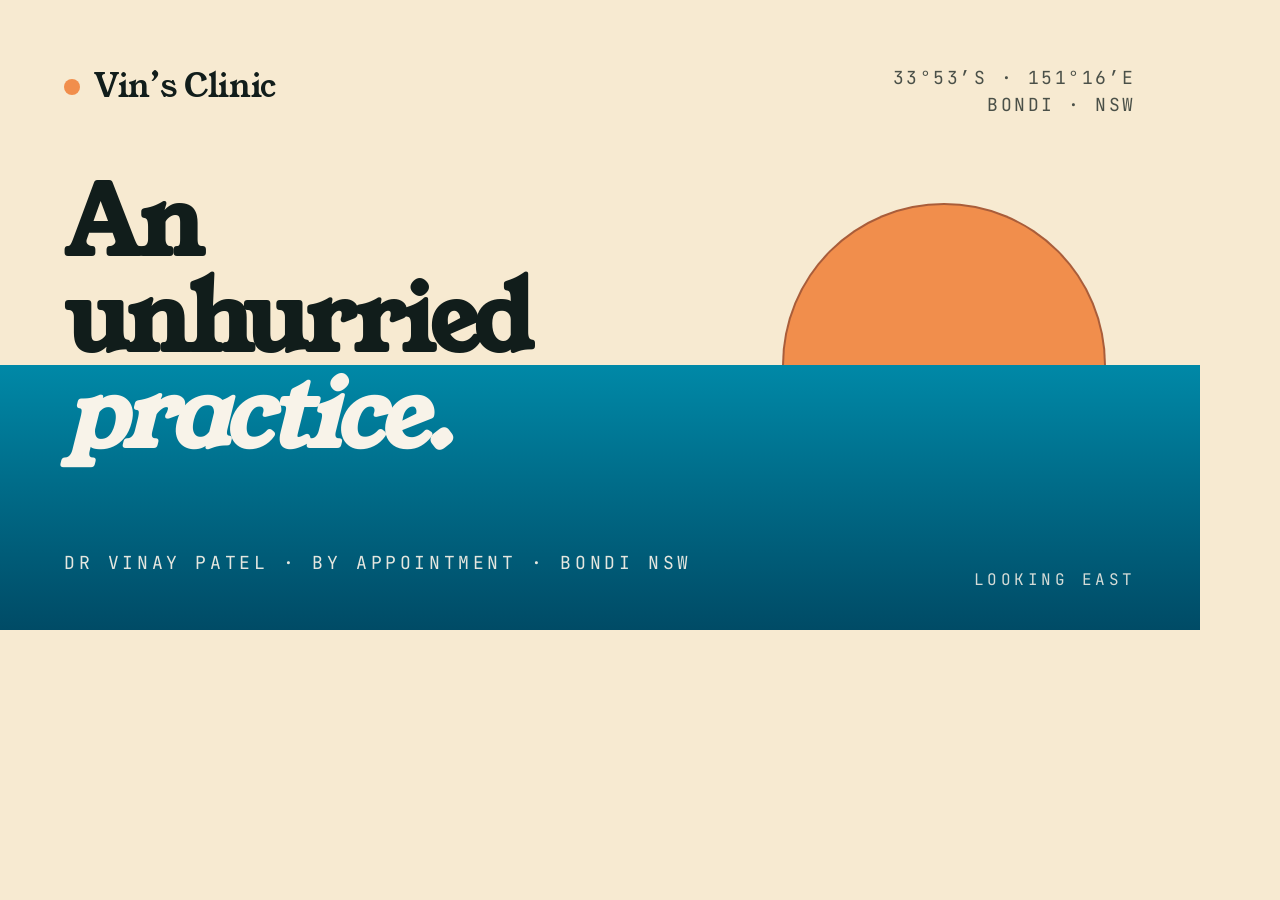
<file: og-card.html>
<!doctype html>
<html lang="en">
  <head>
    <meta charset="UTF-8" />
    <title>og</title>
    <link
      href="https://fonts.googleapis.com/css2?family=Young+Serif&family=JetBrains+Mono:wght@400;500&display=swap"
      rel="stylesheet"
    />
    <style>
      html, body { margin: 0; padding: 0; }
      body {
        width: 1200px;
        height: 630px;
        overflow: hidden;
        font-family: "JetBrains Mono", ui-monospace, monospace;
        color: oklch(0.22 0.018 180);
        background: oklch(0.94 0.035 82);
        position: relative;
      }
      .sea {
        /* Sea layer, painted over the sun so it reads as rising/setting */
        position: absolute;
        left: 0;
        top: 365px;
        width: 1200px;
        height: 265px;
        background: linear-gradient(
          to bottom,
          oklch(0.58 0.11 220) 0%,
          oklch(0.38 0.09 225) 100%
        );
        z-index: 2;
      }
      .sun {
        position: absolute;
        right: 96px;
        top: 58%;
        transform: translateY(-50%);
        width: 320px;
        height: 320px;
        background: oklch(0.74 0.145 52);
        border-radius: 50%;
        box-shadow: 0 0 0 2px oklch(0.56 0.11 45);
        z-index: 1;
      }
      .mark {
        position: absolute;
        left: 64px;
        top: 64px;
        display: flex;
        align-items: center;
        gap: 14px;
        z-index: 3;
      }
      .dot {
        width: 16px;
        height: 16px;
        border-radius: 50%;
        background: oklch(0.74 0.145 52);
      }
      .mark span {
        font-family: "Young Serif", serif;
        font-size: 32px;
        letter-spacing: -0.01em;
      }
      .headline {
        position: absolute;
        left: 64px;
        top: 176px;
        font-family: "Young Serif", serif;
        font-size: 96px;
        line-height: 1;
        letter-spacing: -0.03em;
        color: oklch(0.22 0.018 180);
        margin: 0;
        z-index: 3;
      }
      .headline em {
        font-style: italic;
        color: oklch(0.965 0.014 85);
      }
      .sub {
        position: absolute;
        left: 64px;
        bottom: 56px;
        font-size: 18px;
        letter-spacing: 0.2em;
        text-transform: uppercase;
        color: oklch(0.965 0.014 85);
        opacity: 0.92;
        z-index: 3;
      }
      .coord {
        position: absolute;
        right: 64px;
        top: 64px;
        text-align: right;
        font-size: 18px;
        letter-spacing: 0.14em;
        text-transform: uppercase;
        color: oklch(0.22 0.018 180);
        opacity: 0.75;
        line-height: 1.5;
        z-index: 3;
      }
      .east {
        position: absolute;
        right: 64px;
        bottom: 40px;
        font-size: 16px;
        letter-spacing: 0.22em;
        text-transform: uppercase;
        color: oklch(0.965 0.014 85);
        opacity: 0.85;
        z-index: 3;
      }
    </style>
  </head>
  <body>
    <div class="sea"></div>
    <div class="mark">
      <span class="dot"></span>
      <span>Vin&rsquo;s Clinic</span>
    </div>
    <div class="coord">
      33°53&prime;S · 151°16&prime;E<br />
      Bondi · NSW
    </div>
    <h1 class="headline">An<br />unhurried<br /><em>practice.</em></h1>
    <div class="sub">Dr Vinay Patel · By appointment · Bondi NSW</div>
    <div class="sun"></div>
    <div class="east">Looking east</div>
  </body>
</html>
</file>
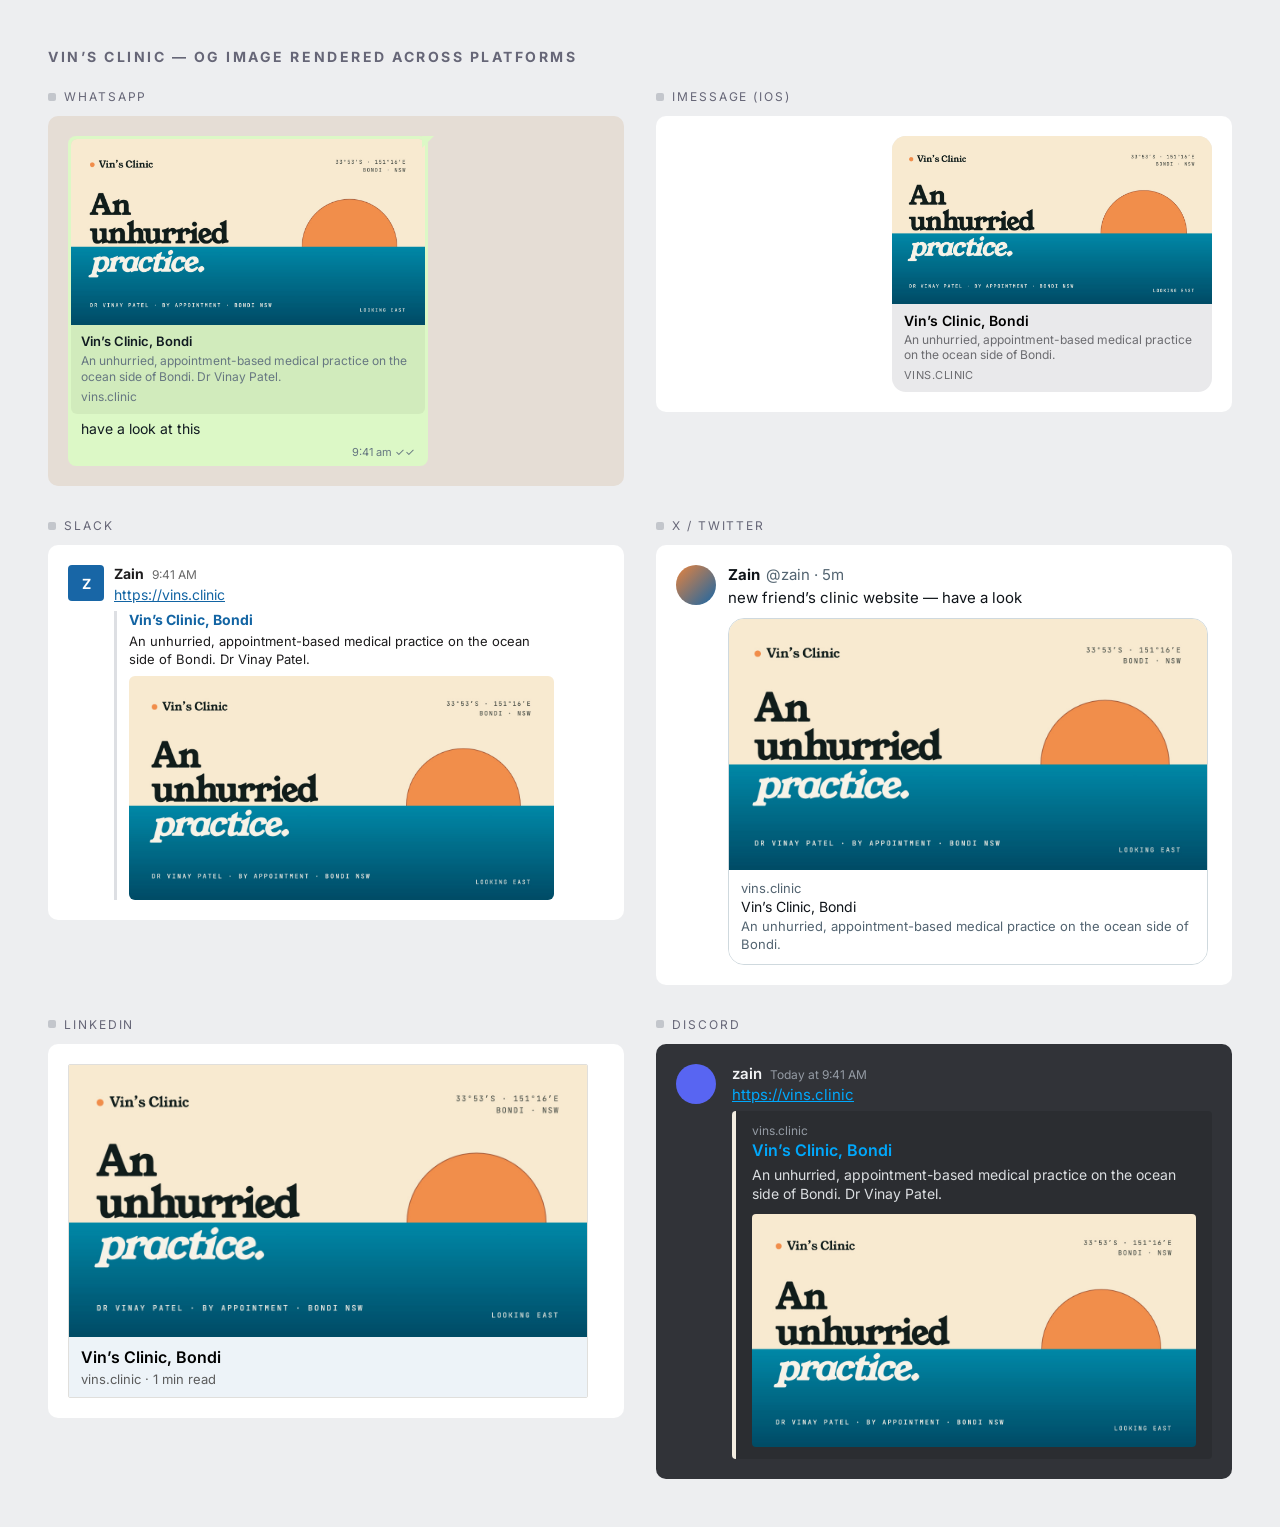
<file: og-previews.html>
<!doctype html>
<html lang="en">
  <head>
    <meta charset="UTF-8" />
    <title>OG previews</title>
    <link
      href="https://fonts.googleapis.com/css2?family=Inter:wght@400;500;600;700&display=swap"
      rel="stylesheet"
    />
    <style>
      :root { color-scheme: light; }
      * { box-sizing: border-box; }
      html, body { margin: 0; padding: 0; font-family: Inter, system-ui, sans-serif; }
      body {
        background: #edeef0;
        padding: 48px;
        color: #111;
      }
      h1 { font-size: 14px; letter-spacing: 0.18em; text-transform: uppercase; margin: 0 0 24px; color: #667; }
      .grid {
        display: grid;
        grid-template-columns: repeat(2, 1fr);
        gap: 32px;
        max-width: 1440px;
      }
      .cell { }
      .cell-title {
        display: flex; align-items: center; gap: 8px;
        font-size: 12px; letter-spacing: 0.16em; text-transform: uppercase; color: #667;
        margin-bottom: 12px;
      }
      .cell-title::before {
        content: ""; display:inline-block; width: 8px; height:8px; border-radius: 2px; background: #c3c6cc;
      }

      /* ============ WhatsApp ============ */
      .wa {
        background: #e5ddd5;
        padding: 20px;
        border-radius: 10px;
      }
      .wa-bubble {
        max-width: 360px;
        background: #dcf8c6;
        border-radius: 8px;
        padding: 3px;
        position: relative;
        font-size: 14px;
        color: #111b21;
      }
      .wa-bubble::after {
        content:""; position:absolute; right: -6px; top: 0; width:0; height:0;
        border: 6px solid transparent;
        border-left-color: #dcf8c6; border-top-color: #dcf8c6;
      }
      .wa-link {
        background: rgba(0,0,0,0.05);
        border-radius: 6px;
        overflow: hidden;
      }
      .wa-link img { width: 100%; display: block; }
      .wa-link .txt { padding: 8px 10px 10px; }
      .wa-link .title { font-size: 13px; font-weight: 600; line-height: 1.3; }
      .wa-link .desc { font-size: 12px; line-height: 1.35; color: #667781; margin-top: 3px; }
      .wa-link .domain { font-size: 12px; color: #667781; margin-top: 4px; }
      .wa-msg { padding: 6px 10px 8px; font-size: 14px; color: #111b21; }
      .wa-time { text-align: right; font-size: 11px; color: #667781; padding: 0 10px 4px; }

      /* ============ iMessage ============ */
      .im {
        background: #fff;
        padding: 20px;
        border-radius: 10px;
      }
      .im-wrap { max-width: 320px; margin-left: auto; }
      .im-card {
        background: #e9e9eb;
        border-radius: 14px;
        overflow: hidden;
        font-size: 13px;
        color: #000;
      }
      .im-card img { width: 100%; display: block; }
      .im-card .txt { padding: 8px 12px 10px; }
      .im-card .title { font-weight: 600; line-height: 1.25; font-size: 14px; }
      .im-card .desc { color: #6c6c70; font-size: 12px; margin-top: 2px; line-height: 1.3; }
      .im-card .domain { color: #6c6c70; font-size: 11px; margin-top: 5px; text-transform: uppercase; letter-spacing: 0.04em; }

      /* ============ Slack ============ */
      .sl {
        background: #fff;
        padding: 20px;
        border-radius: 10px;
      }
      .sl-row {
        display: grid;
        grid-template-columns: 36px 1fr;
        gap: 10px;
        font-size: 14px;
        color: #1d1c1d;
      }
      .sl-avatar {
        width: 36px; height: 36px; border-radius: 4px; background: #1866a6; color: #fff;
        display: grid; place-items: center; font-weight: 700;
      }
      .sl-head { display: flex; gap: 8px; align-items: baseline; }
      .sl-name { font-weight: 700; }
      .sl-time { font-size: 12px; color: #696969; }
      .sl-msg { margin: 4px 0 8px; }
      .sl-unfurl {
        border-left: 3px solid #dddfe3;
        padding-left: 12px;
        max-width: 440px;
      }
      .sl-title { font-weight: 700; color: #1264a3; font-size: 14px; }
      .sl-desc { color: #1d1c1d; font-size: 13px; margin-top: 4px; line-height: 1.4; }
      .sl-img { margin-top: 8px; border-radius: 6px; overflow: hidden; }
      .sl-img img { width: 100%; display: block; }

      /* ============ Twitter ============ */
      .tw {
        background: #fff;
        padding: 20px;
        border-radius: 10px;
      }
      .tw-row {
        display: grid;
        grid-template-columns: 40px 1fr;
        gap: 12px;
        font-size: 15px;
        color: #0f1419;
      }
      .tw-avatar {
        width: 40px; height: 40px; border-radius: 999px;
        background: linear-gradient(135deg, #e8833d 0%, #1866a6 100%);
      }
      .tw-head { display:flex; align-items:baseline; gap: 6px; font-size: 15px; }
      .tw-name { font-weight: 700; }
      .tw-handle { color: #536471; font-weight: 400; }
      .tw-msg { margin: 4px 0 10px; line-height: 1.35; }
      .tw-card {
        border: 1px solid #cfd9de;
        border-radius: 16px;
        overflow: hidden;
        max-width: 480px;
      }
      .tw-card img { width: 100%; display: block; }
      .tw-card .txt { padding: 10px 12px; background: #fff; }
      .tw-card .domain { color: #536471; font-size: 13px; }
      .tw-card .title { font-size: 14px; line-height: 1.3; margin-top: 2px; }
      .tw-card .desc { color: #536471; font-size: 13px; line-height: 1.35; margin-top: 2px; }

      /* ============ LinkedIn ============ */
      .li {
        background: #fff;
        padding: 20px;
        border-radius: 10px;
      }
      .li-wrap { max-width: 520px; }
      .li-card {
        border: 1px solid #e0dfdc;
        border-radius: 2px;
        overflow: hidden;
        background: #fff;
      }
      .li-card img { width: 100%; display: block; }
      .li-card .txt { padding: 10px 12px; background: #edf3f8; }
      .li-card .title { font-weight: 600; font-size: 16px; color: #000; line-height: 1.3; }
      .li-card .domain { color: #5c5c5c; font-size: 13px; margin-top: 4px; }

      /* ============ Discord ============ */
      .dc {
        background: #313338;
        padding: 20px;
        border-radius: 10px;
        color: #dbdee1;
      }
      .dc-row {
        display: grid;
        grid-template-columns: 40px 1fr;
        gap: 16px;
        font-size: 15px;
      }
      .dc-avatar {
        width: 40px; height: 40px; border-radius: 999px;
        background: #5865f2;
      }
      .dc-head { display:flex; gap: 8px; align-items: baseline; }
      .dc-name { font-weight: 600; color: #f2f3f5; }
      .dc-time { font-size: 12px; color: #949ba4; }
      .dc-msg { color: #dbdee1; margin-top: 2px; line-height: 1.35; }
      .dc-link { color: #00a8fc; }
      .dc-embed {
        margin-top: 6px;
        border-left: 4px solid #f2ece0;
        background: #2b2d31;
        border-radius: 4px;
        padding: 12px 16px;
        max-width: 480px;
      }
      .dc-embed .site { color: #949ba4; font-size: 12px; }
      .dc-embed .title { color: #00a8fc; font-weight: 600; font-size: 16px; margin-top: 2px; }
      .dc-embed .desc { color: #dbdee1; font-size: 14px; margin-top: 6px; line-height: 1.35; }
      .dc-embed .img { margin-top: 10px; border-radius: 4px; overflow: hidden; }
      .dc-embed img { width: 100%; display: block; }
    </style>
  </head>
  <body>
    <h1>Vin&rsquo;s Clinic — OG image rendered across platforms</h1>

    <div class="grid">
      <!-- WhatsApp -->
      <div class="cell">
        <div class="cell-title">WhatsApp</div>
        <div class="wa">
          <div class="wa-bubble">
            <div class="wa-link">
              <img src="og-image.jpg" alt="" />
              <div class="txt">
                <div class="title">Vin&rsquo;s Clinic, Bondi</div>
                <div class="desc">
                  An unhurried, appointment-based medical practice on
                  the ocean side of Bondi. Dr Vinay Patel.
                </div>
                <div class="domain">vins.clinic</div>
              </div>
            </div>
            <div class="wa-msg">have a look at this</div>
            <div class="wa-time">9:41 am ✓✓</div>
          </div>
        </div>
      </div>

      <!-- iMessage -->
      <div class="cell">
        <div class="cell-title">iMessage (iOS)</div>
        <div class="im">
          <div class="im-wrap">
            <div class="im-card">
              <img src="og-image.jpg" alt="" />
              <div class="txt">
                <div class="title">Vin&rsquo;s Clinic, Bondi</div>
                <div class="desc">
                  An unhurried, appointment-based medical practice on
                  the ocean side of Bondi.
                </div>
                <div class="domain">VINS.CLINIC</div>
              </div>
            </div>
          </div>
        </div>
      </div>

      <!-- Slack -->
      <div class="cell">
        <div class="cell-title">Slack</div>
        <div class="sl">
          <div class="sl-row">
            <div class="sl-avatar">Z</div>
            <div>
              <div class="sl-head">
                <span class="sl-name">Zain</span>
                <span class="sl-time">9:41 AM</span>
              </div>
              <div class="sl-msg">
                <a href="#" style="color:#1264a3;">https://vins.clinic</a>
              </div>
              <div class="sl-unfurl">
                <div class="sl-title">Vin&rsquo;s Clinic, Bondi</div>
                <div class="sl-desc">
                  An unhurried, appointment-based medical practice on
                  the ocean side of Bondi. Dr Vinay Patel.
                </div>
                <div class="sl-img"><img src="og-image.jpg" alt="" /></div>
              </div>
            </div>
          </div>
        </div>
      </div>

      <!-- Twitter / X -->
      <div class="cell">
        <div class="cell-title">X / Twitter</div>
        <div class="tw">
          <div class="tw-row">
            <div class="tw-avatar"></div>
            <div>
              <div class="tw-head">
                <span class="tw-name">Zain</span>
                <span class="tw-handle">@zain · 5m</span>
              </div>
              <div class="tw-msg">new friend&rsquo;s clinic website — have a look</div>
              <div class="tw-card">
                <img src="og-image.jpg" alt="" />
                <div class="txt">
                  <div class="domain">vins.clinic</div>
                  <div class="title">Vin&rsquo;s Clinic, Bondi</div>
                  <div class="desc">
                    An unhurried, appointment-based medical practice on
                    the ocean side of Bondi.
                  </div>
                </div>
              </div>
            </div>
          </div>
        </div>
      </div>

      <!-- LinkedIn -->
      <div class="cell">
        <div class="cell-title">LinkedIn</div>
        <div class="li">
          <div class="li-wrap">
            <div class="li-card">
              <img src="og-image.jpg" alt="" />
              <div class="txt">
                <div class="title">Vin&rsquo;s Clinic, Bondi</div>
                <div class="domain">vins.clinic · 1 min read</div>
              </div>
            </div>
          </div>
        </div>
      </div>

      <!-- Discord -->
      <div class="cell">
        <div class="cell-title">Discord</div>
        <div class="dc">
          <div class="dc-row">
            <div class="dc-avatar"></div>
            <div>
              <div class="dc-head">
                <span class="dc-name">zain</span>
                <span class="dc-time">Today at 9:41 AM</span>
              </div>
              <div class="dc-msg">
                <a class="dc-link" href="#">https://vins.clinic</a>
              </div>
              <div class="dc-embed">
                <div class="site">vins.clinic</div>
                <div class="title">Vin&rsquo;s Clinic, Bondi</div>
                <div class="desc">
                  An unhurried, appointment-based medical practice on
                  the ocean side of Bondi. Dr Vinay Patel.
                </div>
                <div class="img"><img src="og-image.jpg" alt="" /></div>
              </div>
            </div>
          </div>
        </div>
      </div>
    </div>
  </body>
</html>
</file>
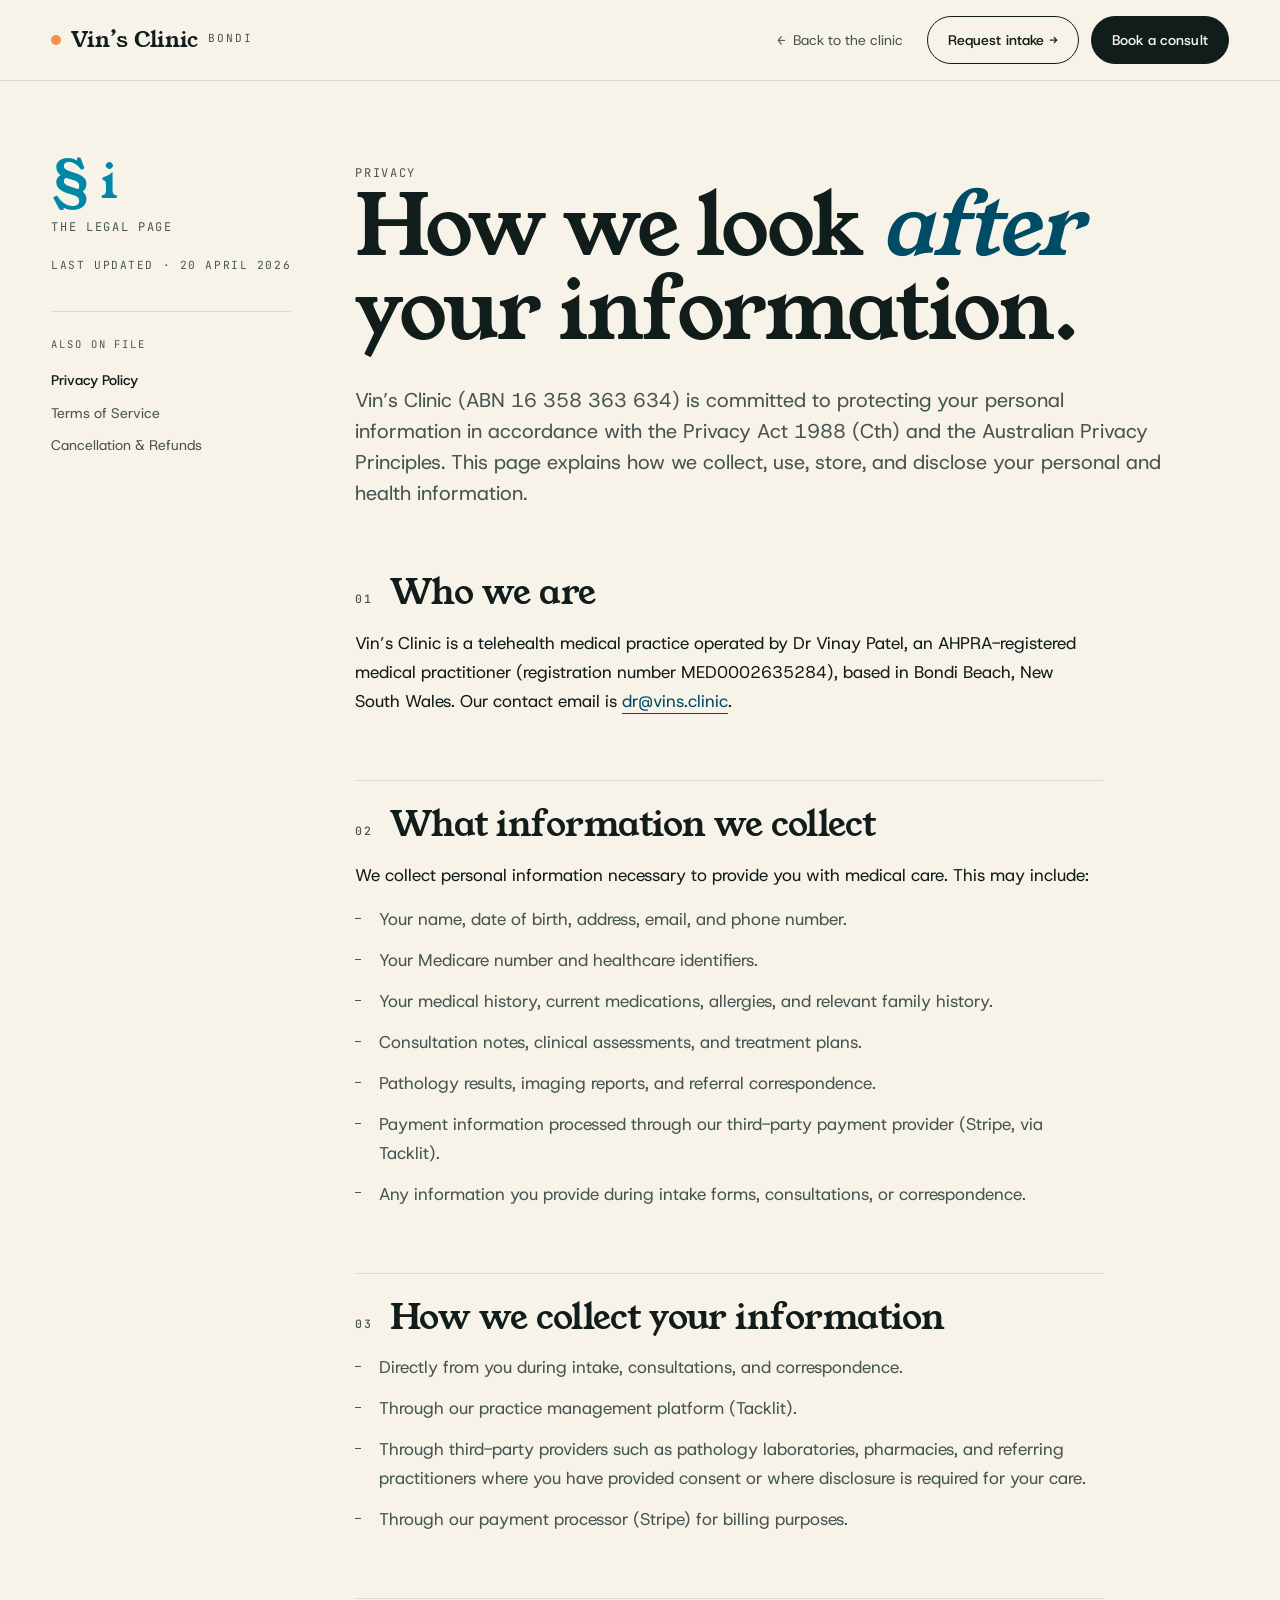
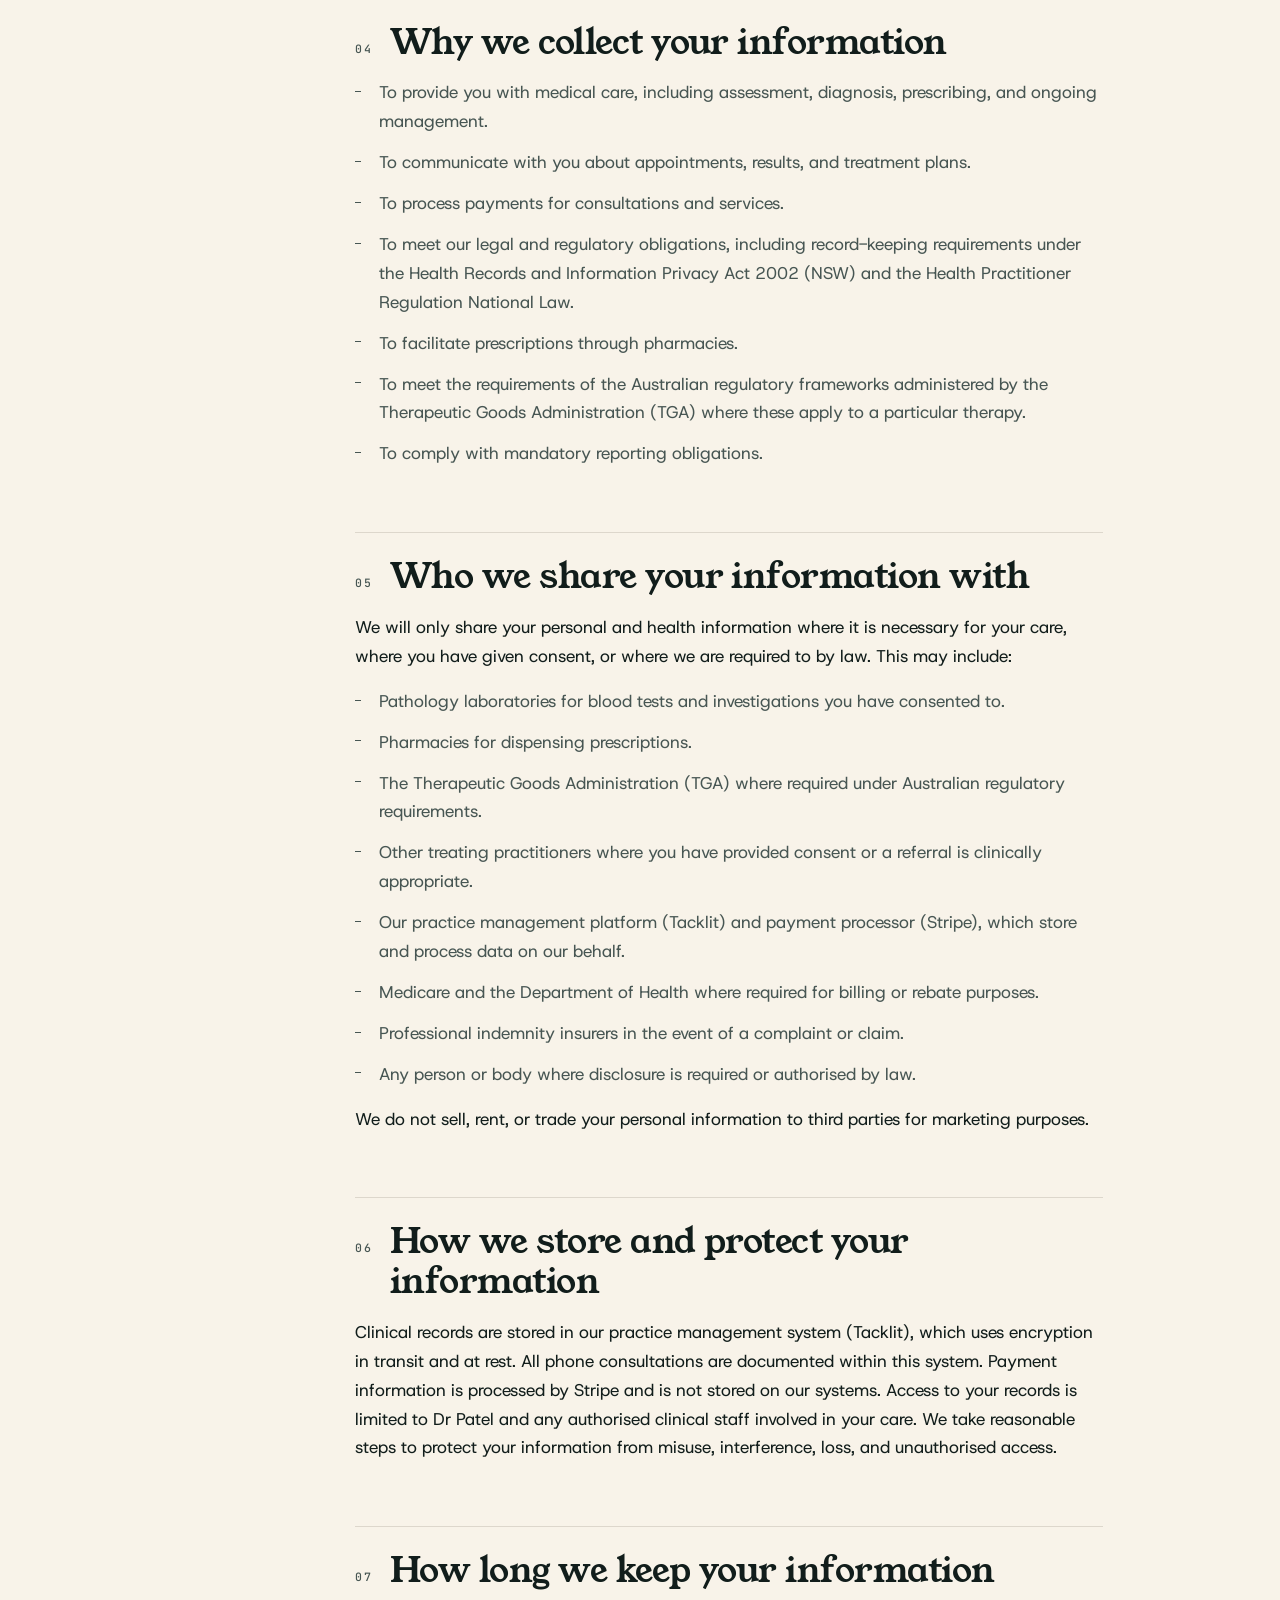
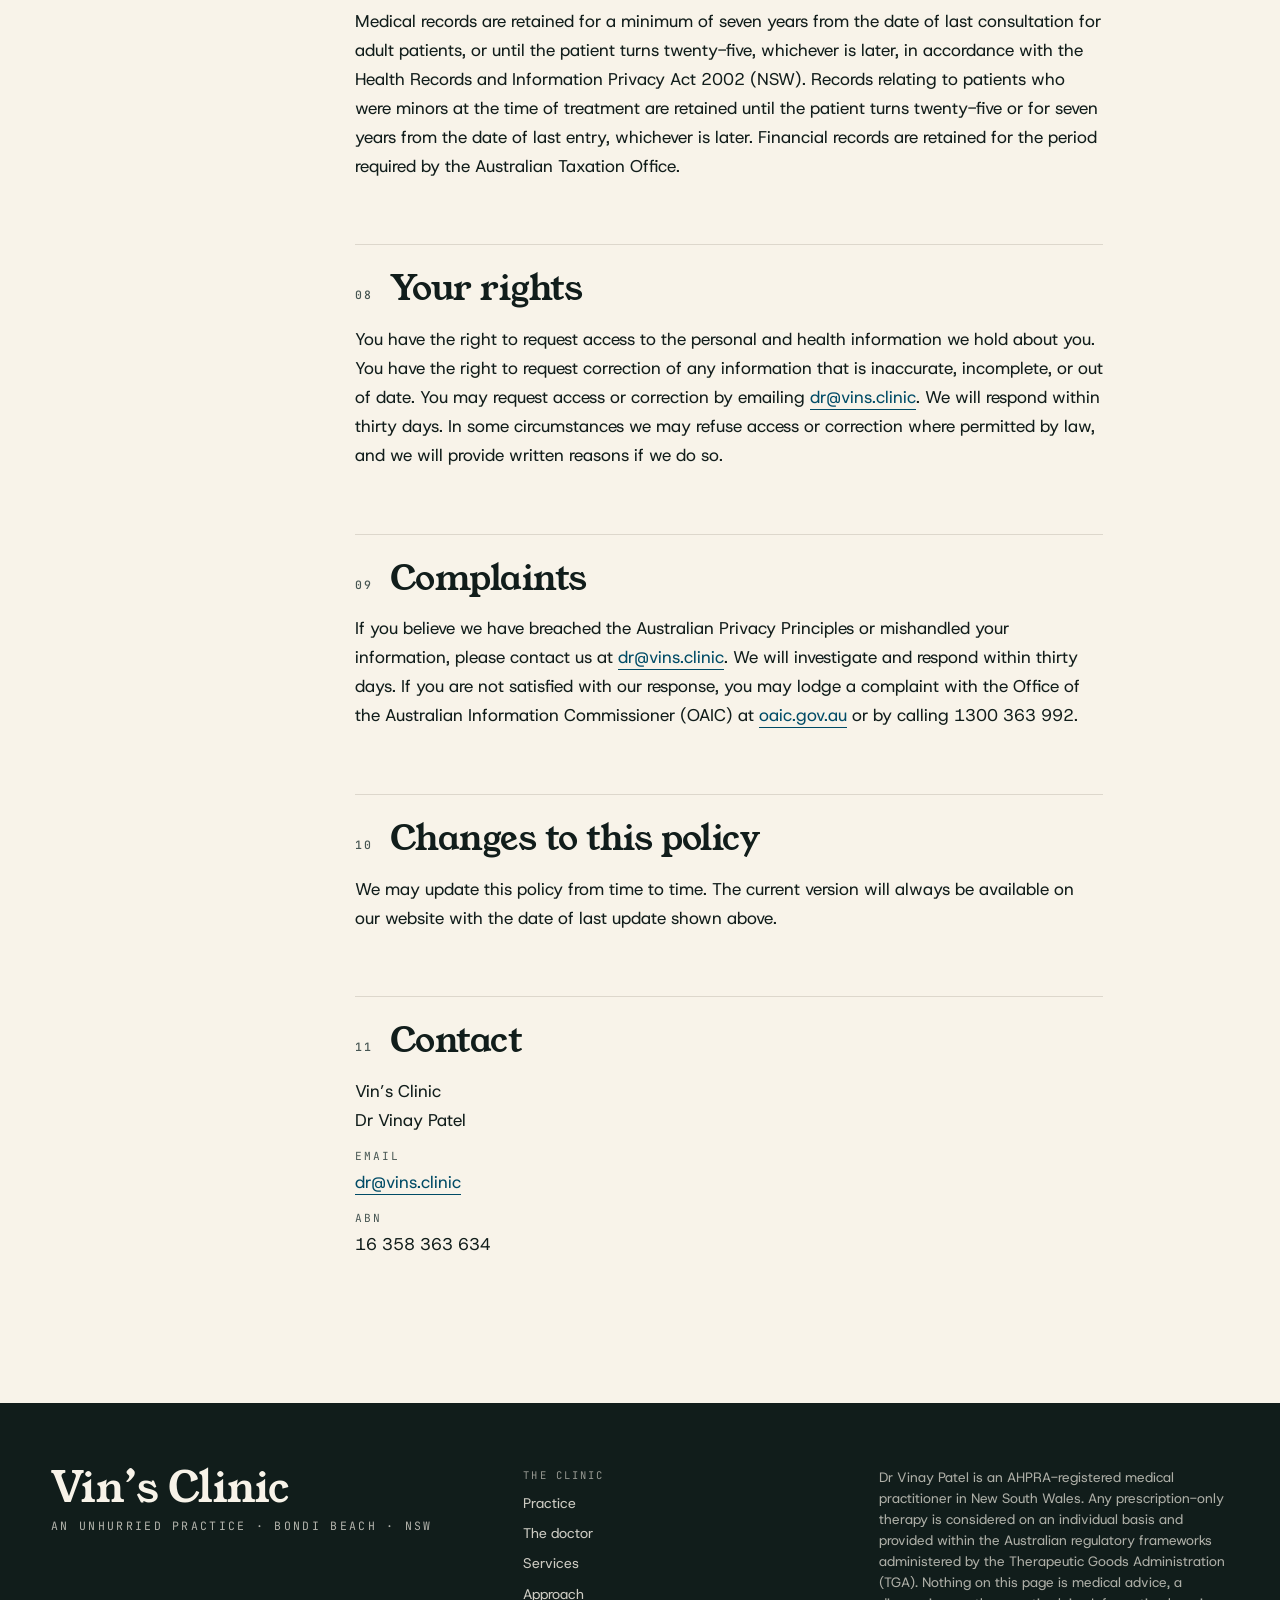
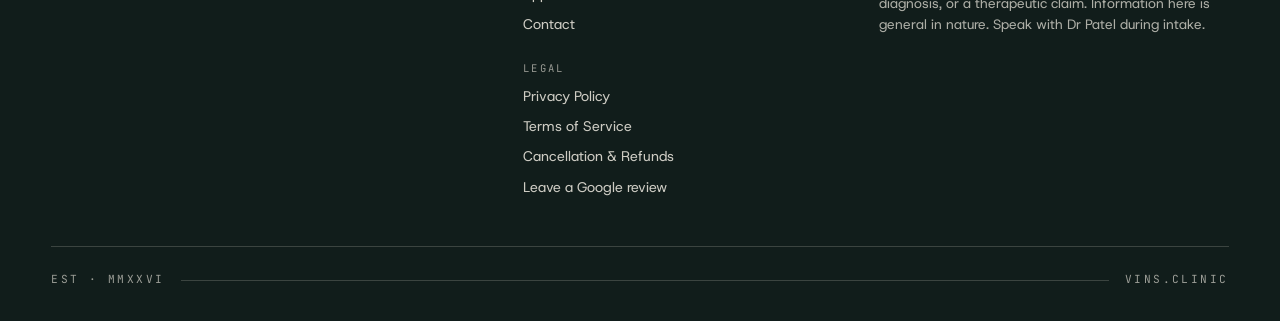
<file: privacy-policy.html>
<!doctype html>
<html lang="en">
  <head>
    <meta charset="UTF-8" />
    <meta name="viewport" content="width=device-width, initial-scale=1.0" />
    <title>Privacy Policy · Vin&rsquo;s Clinic</title>
    <meta
      name="description"
      content="How Vin&rsquo;s Clinic collects, uses, stores, and discloses your personal and health information, in accordance with the Australian Privacy Principles."
    />
    <meta name="theme-color" content="#f2ece0" />
    <link rel="canonical" href="https://vins.clinic/privacy-policy.html" />

    <link rel="icon" type="image/svg+xml" href="data:image/svg+xml;utf8,<svg xmlns='http://www.w3.org/2000/svg' viewBox='0 0 32 32'><rect width='32' height='32' rx='8' fill='%23f2ece0'/><circle cx='16' cy='15' r='7' fill='%23e8833d'/><rect y='20' width='32' height='12' fill='%231866a6'/></svg>" />

    <link rel="preconnect" href="https://fonts.googleapis.com" />
    <link rel="preconnect" href="https://fonts.gstatic.com" crossorigin />
    <link
      href="https://fonts.googleapis.com/css2?family=Young+Serif&family=Host+Grotesk:ital,wght@0,300..800;1,300..800&family=JetBrains+Mono:wght@400;500&display=swap"
      rel="stylesheet"
    />
    <link rel="stylesheet" href="assets/legal.css" />
  </head>

  <body>
    <header class="nav">
      <div class="container nav-inner">
        <a href="/" class="brand" aria-label="Vin&rsquo;s Clinic home">
          Vin&rsquo;s Clinic
          <span class="brand-sub">Bondi</span>
        </a>
        <span aria-hidden="true"></span>
        <a href="/" class="nav-back">
          <span class="arr">←</span>
          Back to the clinic
        </a>
        <div class="nav-cta">
          <a href="/#contact" class="btn btn-outline">Request intake →</a>
          <a href="/book" class="btn">Book a consult</a>
        </div>
      </div>
    </header>

    <main class="legal">
      <div class="container legal-grid">
        <aside class="legal-meta">
          <span class="num">§ i</span>
          <span class="kicker">The legal page</span>
          <span class="updated">Last updated · 20 April 2026</span>
          <div class="other">
            <span>Also on file</span>
            <a href="privacy-policy.html" aria-current="page">Privacy Policy</a>
            <a href="terms-of-service.html">Terms of Service</a>
            <a href="refund-policy.html">Cancellation &amp; Refunds</a>
          </div>
        </aside>

        <div>
          <span class="kicker">Privacy</span>
          <h1>How we look <em>after</em> your information.</h1>
          <p class="intro">
            Vin&rsquo;s Clinic (ABN 16 358 363 634) is committed to
            protecting your personal information in accordance with the
            Privacy Act 1988 (Cth) and the Australian Privacy Principles.
            This page explains how we collect, use, store, and disclose
            your personal and health information.
          </p>

          <article>
            <h2><span class="n">01</span><span class="t">Who we are</span></h2>
            <p>
              Vin&rsquo;s Clinic is a telehealth medical practice
              operated by Dr Vinay Patel, an AHPRA-registered medical
              practitioner (registration number MED0002635284), based
              in Bondi Beach, New South Wales. Our contact email is
              <a class="inline" href="mailto:dr@vins.clinic">dr@vins.clinic</a>.
            </p>

            <h2><span class="n">02</span><span class="t">What information we collect</span></h2>
            <p>We collect personal information necessary to provide you with medical care. This may include:</p>
            <ul>
              <li>Your name, date of birth, address, email, and phone number.</li>
              <li>Your Medicare number and healthcare identifiers.</li>
              <li>Your medical history, current medications, allergies, and relevant family history.</li>
              <li>Consultation notes, clinical assessments, and treatment plans.</li>
              <li>Pathology results, imaging reports, and referral correspondence.</li>
              <li>Payment information processed through our third-party payment provider (Stripe, via Tacklit).</li>
              <li>Any information you provide during intake forms, consultations, or correspondence.</li>
            </ul>

            <h2><span class="n">03</span><span class="t">How we collect your information</span></h2>
            <ul>
              <li>Directly from you during intake, consultations, and correspondence.</li>
              <li>Through our practice management platform (Tacklit).</li>
              <li>Through third-party providers such as pathology laboratories, pharmacies, and referring practitioners where you have provided consent or where disclosure is required for your care.</li>
              <li>Through our payment processor (Stripe) for billing purposes.</li>
            </ul>

            <h2><span class="n">04</span><span class="t">Why we collect your information</span></h2>
            <ul>
              <li>To provide you with medical care, including assessment, diagnosis, prescribing, and ongoing management.</li>
              <li>To communicate with you about appointments, results, and treatment plans.</li>
              <li>To process payments for consultations and services.</li>
              <li>To meet our legal and regulatory obligations, including record-keeping requirements under the Health Records and Information Privacy Act 2002 (NSW) and the Health Practitioner Regulation National Law.</li>
              <li>To facilitate prescriptions through pharmacies.</li>
              <li>To meet the requirements of the Australian regulatory frameworks administered by the Therapeutic Goods Administration (TGA) where these apply to a particular therapy.</li>
              <li>To comply with mandatory reporting obligations.</li>
            </ul>

            <h2><span class="n">05</span><span class="t">Who we share your information with</span></h2>
            <p>We will only share your personal and health information where it is necessary for your care, where you have given consent, or where we are required to by law. This may include:</p>
            <ul>
              <li>Pathology laboratories for blood tests and investigations you have consented to.</li>
              <li>Pharmacies for dispensing prescriptions.</li>
              <li>The Therapeutic Goods Administration (TGA) where required under Australian regulatory requirements.</li>
              <li>Other treating practitioners where you have provided consent or a referral is clinically appropriate.</li>
              <li>Our practice management platform (Tacklit) and payment processor (Stripe), which store and process data on our behalf.</li>
              <li>Medicare and the Department of Health where required for billing or rebate purposes.</li>
              <li>Professional indemnity insurers in the event of a complaint or claim.</li>
              <li>Any person or body where disclosure is required or authorised by law.</li>
            </ul>
            <p>We do not sell, rent, or trade your personal information to third parties for marketing purposes.</p>

            <h2><span class="n">06</span><span class="t">How we store and protect your information</span></h2>
            <p>
              Clinical records are stored in our practice management
              system (Tacklit), which uses encryption in transit and at
              rest. All phone consultations are documented within this
              system. Payment information is processed by Stripe and is
              not stored on our systems. Access to your records is
              limited to Dr Patel and any authorised clinical staff
              involved in your care. We take reasonable steps to
              protect your information from misuse, interference, loss,
              and unauthorised access.
            </p>

            <h2><span class="n">07</span><span class="t">How long we keep your information</span></h2>
            <p>
              Medical records are retained for a minimum of seven years
              from the date of last consultation for adult patients, or
              until the patient turns twenty-five, whichever is later,
              in accordance with the Health Records and Information
              Privacy Act 2002 (NSW). Records relating to patients who
              were minors at the time of treatment are retained until
              the patient turns twenty-five or for seven years from the
              date of last entry, whichever is later. Financial records
              are retained for the period required by the Australian
              Taxation Office.
            </p>

            <h2><span class="n">08</span><span class="t">Your rights</span></h2>
            <p>
              You have the right to request access to the personal and
              health information we hold about you. You have the right
              to request correction of any information that is
              inaccurate, incomplete, or out of date. You may request
              access or correction by emailing
              <a class="inline" href="mailto:dr@vins.clinic">dr@vins.clinic</a>.
              We will respond within thirty days. In some circumstances
              we may refuse access or correction where permitted by
              law, and we will provide written reasons if we do so.
            </p>

            <h2><span class="n">09</span><span class="t">Complaints</span></h2>
            <p>
              If you believe we have breached the Australian Privacy
              Principles or mishandled your information, please contact
              us at
              <a class="inline" href="mailto:dr@vins.clinic">dr@vins.clinic</a>.
              We will investigate and respond within thirty days. If
              you are not satisfied with our response, you may lodge a
              complaint with the Office of the Australian Information
              Commissioner (OAIC) at
              <a class="inline" href="https://www.oaic.gov.au" rel="noopener">oaic.gov.au</a>
              or by calling 1300 363 992.
            </p>

            <h2><span class="n">10</span><span class="t">Changes to this policy</span></h2>
            <p>
              We may update this policy from time to time. The current
              version will always be available on our website with the
              date of last update shown above.
            </p>

            <h2><span class="n">11</span><span class="t">Contact</span></h2>
            <address>
              Vin&rsquo;s Clinic<br />
              Dr Vinay Patel<br />
              <span class="label">Email</span>
              <a class="inline" href="mailto:dr@vins.clinic">dr@vins.clinic</a><br />
              <span class="label">ABN</span>
              16 358 363 634
            </address>
          </article>
        </div>
      </div>
    </main>

    <footer>
      <div class="container">
        <div class="foot-grid">
          <div>
            <div class="foot-brand">
              Vin&rsquo;s Clinic
              <span>An unhurried practice · Bondi Beach · NSW</span>
            </div>
          </div>
          <nav class="foot-nav" aria-label="Footer">
            <span class="foot-nav-head">The clinic</span>
            <a href="/#practice">Practice</a>
            <a href="/#doctor">The doctor</a>
            <a href="/#services">Services</a>
            <a href="/#approach">Approach</a>
            <a href="/#contact">Contact</a>
            <span class="foot-nav-head">Legal</span>
            <a href="privacy-policy.html" aria-current="page">Privacy Policy</a>
            <a href="terms-of-service.html">Terms of Service</a>
            <a href="refund-policy.html">Cancellation &amp; Refunds</a>
            <a href="/review">Leave a Google review</a>
          </nav>
          <p class="foot-disc">
            Dr Vinay Patel is an AHPRA-registered medical practitioner
            in New South Wales. Any prescription-only therapy is
            considered on an individual basis and provided within the
            Australian regulatory frameworks administered by the
            Therapeutic Goods Administration (TGA). Nothing on this
            page is medical advice, a diagnosis, or a therapeutic
            claim. Information here is general in nature. Speak with
            Dr Patel during intake.
          </p>
        </div>
        <div class="foot-mark">
          <span>Est · MMXXVI</span>
          <span class="bar"></span>
          <span><a href="https://vins.clinic">vins.clinic</a></span>
        </div>
      </div>
    </footer>
  </body>
</html>
</file>
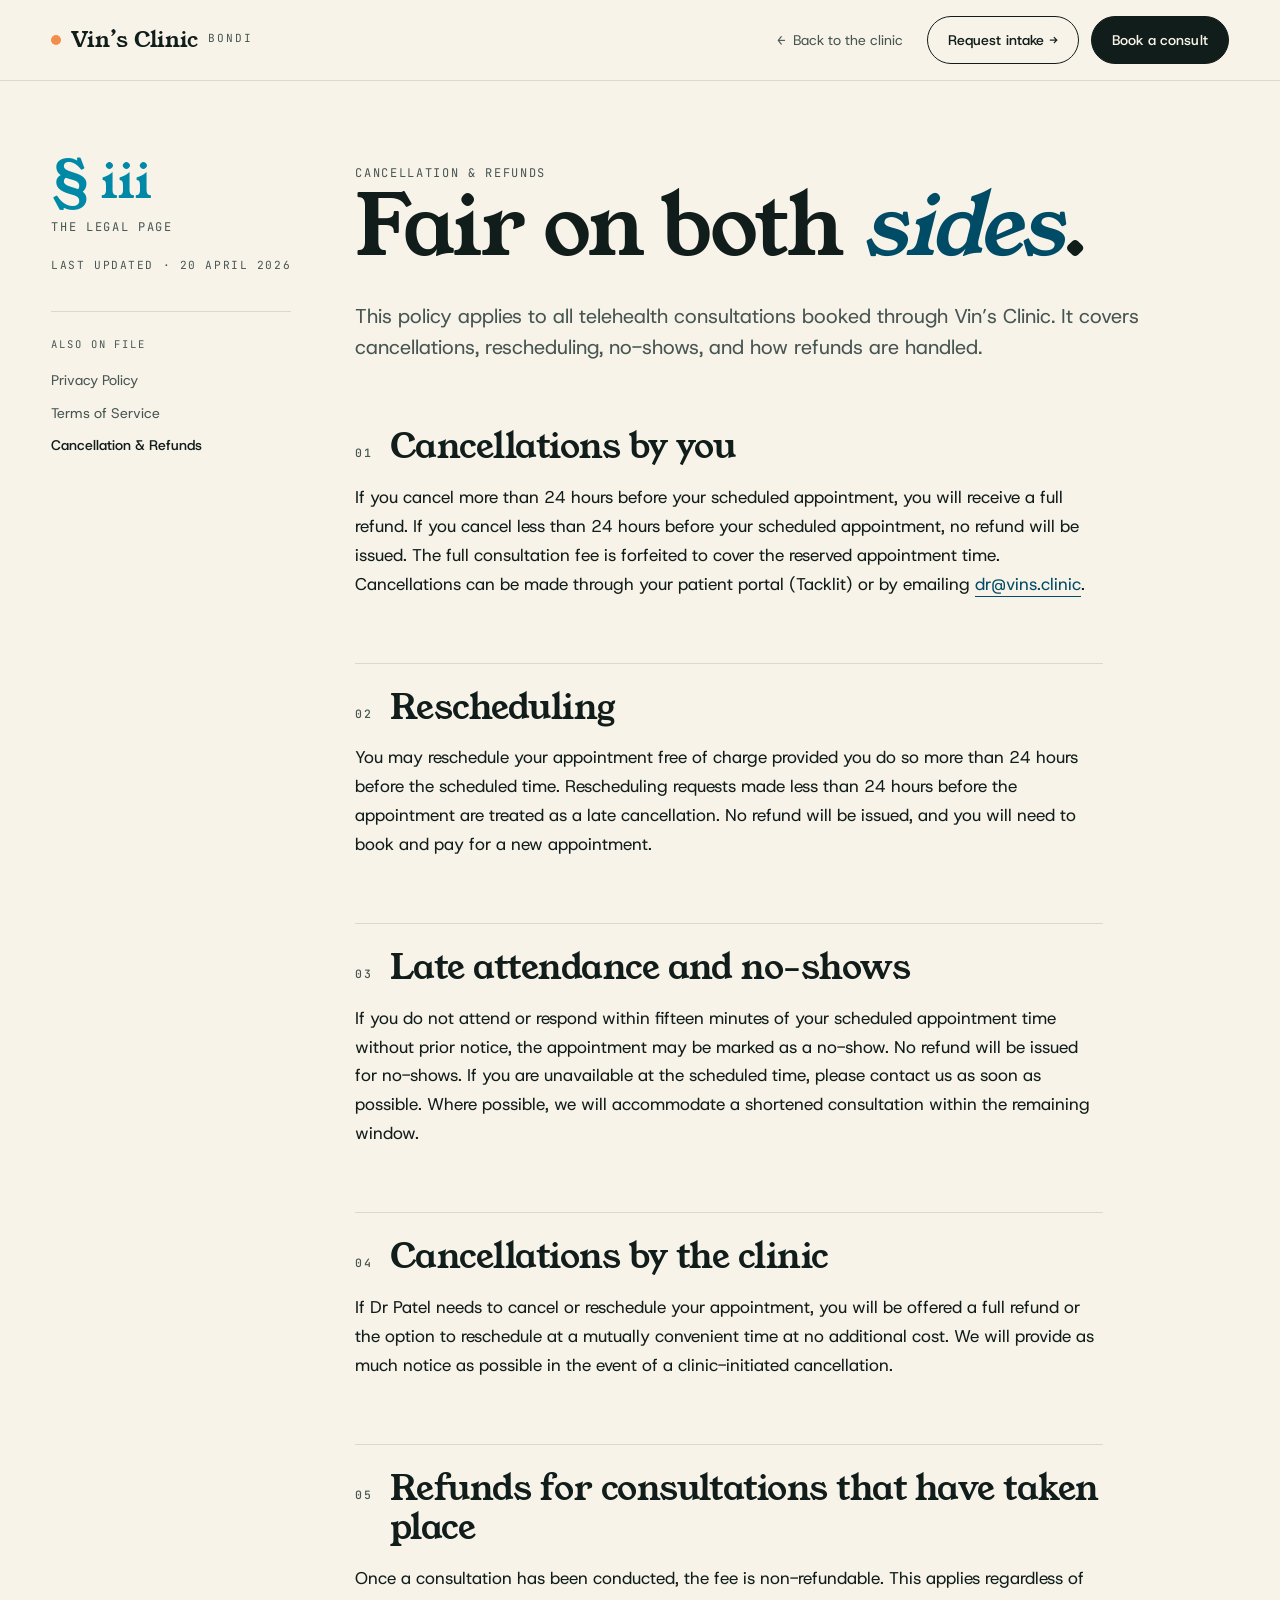
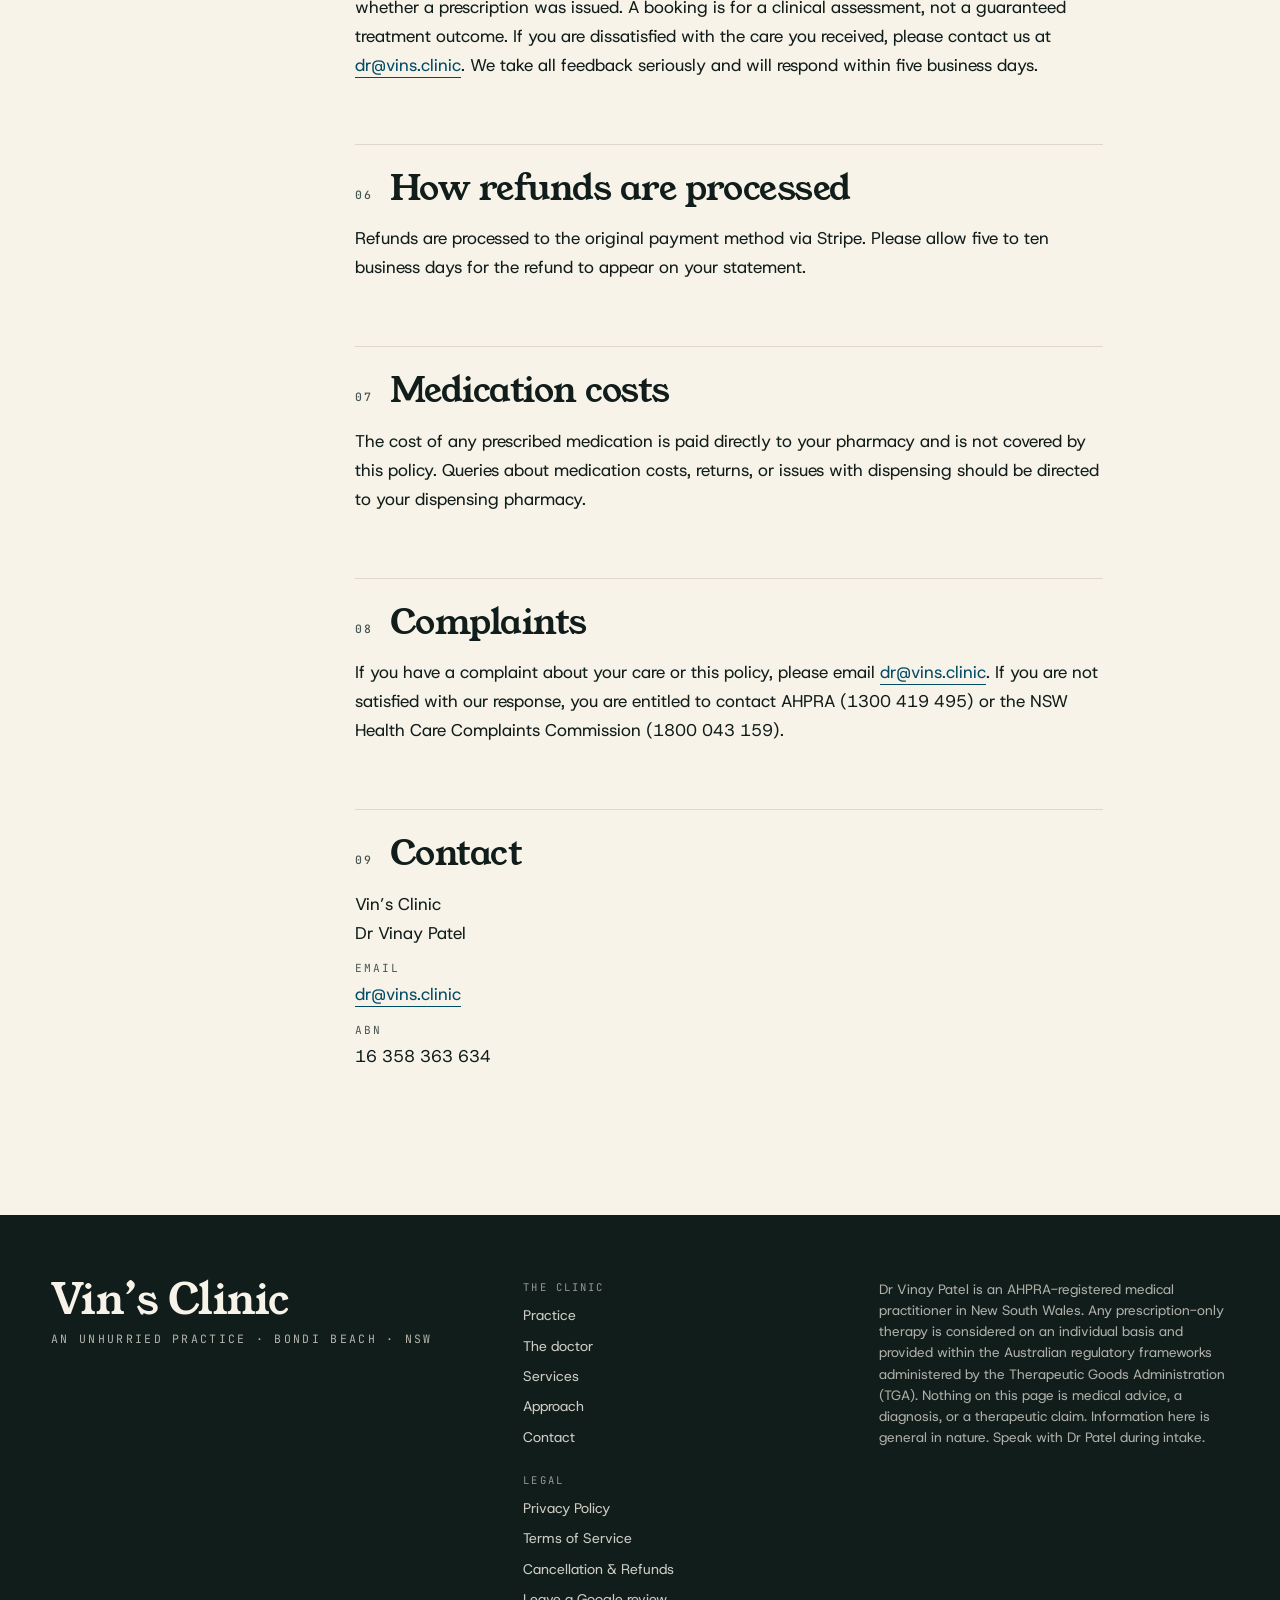
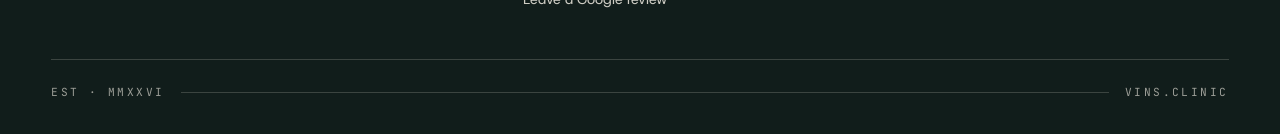
<file: refund-policy.html>
<!doctype html>
<html lang="en">
  <head>
    <meta charset="UTF-8" />
    <meta name="viewport" content="width=device-width, initial-scale=1.0" />
    <title>Cancellation &amp; Refund Policy · Vin&rsquo;s Clinic</title>
    <meta
      name="description"
      content="Cancellation windows, rescheduling, no-shows, and refund handling for telehealth consultations with Vin&rsquo;s Clinic."
    />
    <meta name="theme-color" content="#f2ece0" />
    <link rel="canonical" href="https://vins.clinic/refund-policy.html" />

    <link rel="icon" type="image/svg+xml" href="data:image/svg+xml;utf8,<svg xmlns='http://www.w3.org/2000/svg' viewBox='0 0 32 32'><rect width='32' height='32' rx='8' fill='%23f2ece0'/><circle cx='16' cy='15' r='7' fill='%23e8833d'/><rect y='20' width='32' height='12' fill='%231866a6'/></svg>" />

    <link rel="preconnect" href="https://fonts.googleapis.com" />
    <link rel="preconnect" href="https://fonts.gstatic.com" crossorigin />
    <link
      href="https://fonts.googleapis.com/css2?family=Young+Serif&family=Host+Grotesk:ital,wght@0,300..800;1,300..800&family=JetBrains+Mono:wght@400;500&display=swap"
      rel="stylesheet"
    />
    <link rel="stylesheet" href="assets/legal.css" />
  </head>

  <body>
    <header class="nav">
      <div class="container nav-inner">
        <a href="/" class="brand" aria-label="Vin&rsquo;s Clinic home">
          Vin&rsquo;s Clinic
          <span class="brand-sub">Bondi</span>
        </a>
        <span aria-hidden="true"></span>
        <a href="/" class="nav-back">
          <span class="arr">←</span>
          Back to the clinic
        </a>
        <div class="nav-cta">
          <a href="/#contact" class="btn btn-outline">Request intake →</a>
          <a href="/book" class="btn">Book a consult</a>
        </div>
      </div>
    </header>

    <main class="legal">
      <div class="container legal-grid">
        <aside class="legal-meta">
          <span class="num">§ iii</span>
          <span class="kicker">The legal page</span>
          <span class="updated">Last updated · 20 April 2026</span>
          <div class="other">
            <span>Also on file</span>
            <a href="privacy-policy.html">Privacy Policy</a>
            <a href="terms-of-service.html">Terms of Service</a>
            <a href="refund-policy.html" aria-current="page">Cancellation &amp; Refunds</a>
          </div>
        </aside>

        <div>
          <span class="kicker">Cancellation &amp; Refunds</span>
          <h1>Fair on both <em>sides</em>.</h1>
          <p class="intro">
            This policy applies to all telehealth consultations booked
            through Vin&rsquo;s Clinic. It covers cancellations,
            rescheduling, no-shows, and how refunds are handled.
          </p>

          <article>
            <h2><span class="n">01</span><span class="t">Cancellations by you</span></h2>
            <p>
              If you cancel more than 24 hours before your scheduled
              appointment, you will receive a full refund. If you
              cancel less than 24 hours before your scheduled
              appointment, no refund will be issued. The full
              consultation fee is forfeited to cover the reserved
              appointment time. Cancellations can be made through your
              patient portal (Tacklit) or by emailing
              <a class="inline" href="mailto:dr@vins.clinic">dr@vins.clinic</a>.
            </p>

            <h2><span class="n">02</span><span class="t">Rescheduling</span></h2>
            <p>
              You may reschedule your appointment free of charge
              provided you do so more than 24 hours before the
              scheduled time. Rescheduling requests made less than 24
              hours before the appointment are treated as a late
              cancellation. No refund will be issued, and you will need
              to book and pay for a new appointment.
            </p>

            <h2><span class="n">03</span><span class="t">Late attendance and no-shows</span></h2>
            <p>
              If you do not attend or respond within fifteen minutes of
              your scheduled appointment time without prior notice, the
              appointment may be marked as a no-show. No refund will be
              issued for no-shows. If you are unavailable at the
              scheduled time, please contact us as soon as possible.
              Where possible, we will accommodate a shortened
              consultation within the remaining window.
            </p>

            <h2><span class="n">04</span><span class="t">Cancellations by the clinic</span></h2>
            <p>
              If Dr Patel needs to cancel or reschedule your
              appointment, you will be offered a full refund or the
              option to reschedule at a mutually convenient time at no
              additional cost. We will provide as much notice as
              possible in the event of a clinic-initiated cancellation.
            </p>

            <h2><span class="n">05</span><span class="t">Refunds for consultations that have taken place</span></h2>
            <p>
              Once a consultation has been conducted, the fee is
              non-refundable. This applies regardless of whether a
              prescription was issued. A booking is for a clinical
              assessment, not a guaranteed treatment outcome. If you
              are dissatisfied with the care you received, please
              contact us at
              <a class="inline" href="mailto:dr@vins.clinic">dr@vins.clinic</a>.
              We take all feedback seriously and will respond within
              five business days.
            </p>

            <h2><span class="n">06</span><span class="t">How refunds are processed</span></h2>
            <p>
              Refunds are processed to the original payment method via
              Stripe. Please allow five to ten business days for the
              refund to appear on your statement.
            </p>

            <h2><span class="n">07</span><span class="t">Medication costs</span></h2>
            <p>
              The cost of any prescribed medication is paid directly to
              your pharmacy and is not covered by this policy. Queries
              about medication costs, returns, or issues with
              dispensing should be directed to your dispensing
              pharmacy.
            </p>

            <h2><span class="n">08</span><span class="t">Complaints</span></h2>
            <p>
              If you have a complaint about your care or this policy,
              please email
              <a class="inline" href="mailto:dr@vins.clinic">dr@vins.clinic</a>.
              If you are not satisfied with our response, you are
              entitled to contact AHPRA (1300 419 495) or the NSW
              Health Care Complaints Commission (1800 043 159).
            </p>

            <h2><span class="n">09</span><span class="t">Contact</span></h2>
            <address>
              Vin&rsquo;s Clinic<br />
              Dr Vinay Patel<br />
              <span class="label">Email</span>
              <a class="inline" href="mailto:dr@vins.clinic">dr@vins.clinic</a><br />
              <span class="label">ABN</span>
              16 358 363 634
            </address>
          </article>
        </div>
      </div>
    </main>

    <footer>
      <div class="container">
        <div class="foot-grid">
          <div>
            <div class="foot-brand">
              Vin&rsquo;s Clinic
              <span>An unhurried practice · Bondi Beach · NSW</span>
            </div>
          </div>
          <nav class="foot-nav" aria-label="Footer">
            <span class="foot-nav-head">The clinic</span>
            <a href="/#practice">Practice</a>
            <a href="/#doctor">The doctor</a>
            <a href="/#services">Services</a>
            <a href="/#approach">Approach</a>
            <a href="/#contact">Contact</a>
            <span class="foot-nav-head">Legal</span>
            <a href="privacy-policy.html">Privacy Policy</a>
            <a href="terms-of-service.html">Terms of Service</a>
            <a href="refund-policy.html" aria-current="page">Cancellation &amp; Refunds</a>
            <a href="/review">Leave a Google review</a>
          </nav>
          <p class="foot-disc">
            Dr Vinay Patel is an AHPRA-registered medical practitioner
            in New South Wales. Any prescription-only therapy is
            considered on an individual basis and provided within the
            Australian regulatory frameworks administered by the
            Therapeutic Goods Administration (TGA). Nothing on this
            page is medical advice, a diagnosis, or a therapeutic
            claim. Information here is general in nature. Speak with
            Dr Patel during intake.
          </p>
        </div>
        <div class="foot-mark">
          <span>Est · MMXXVI</span>
          <span class="bar"></span>
          <span><a href="https://vins.clinic">vins.clinic</a></span>
        </div>
      </div>
    </footer>
  </body>
</html>
</file>
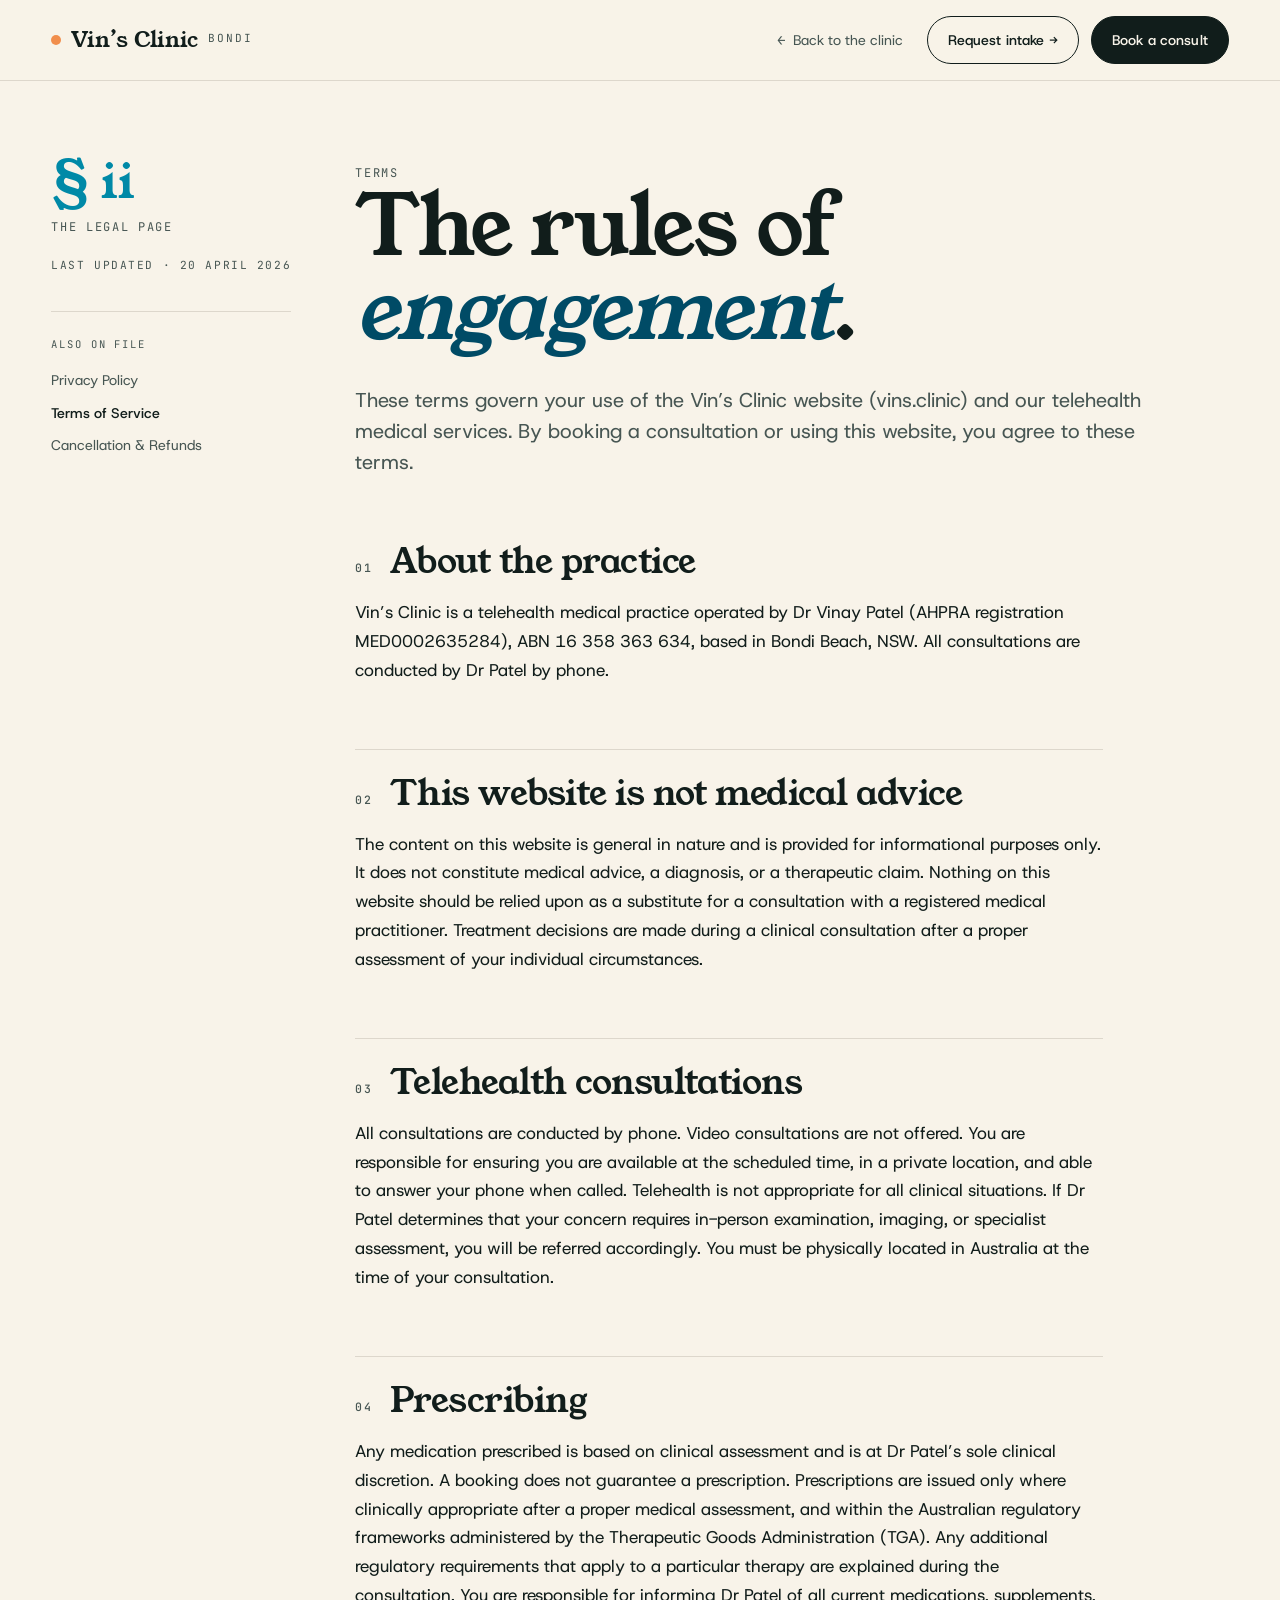
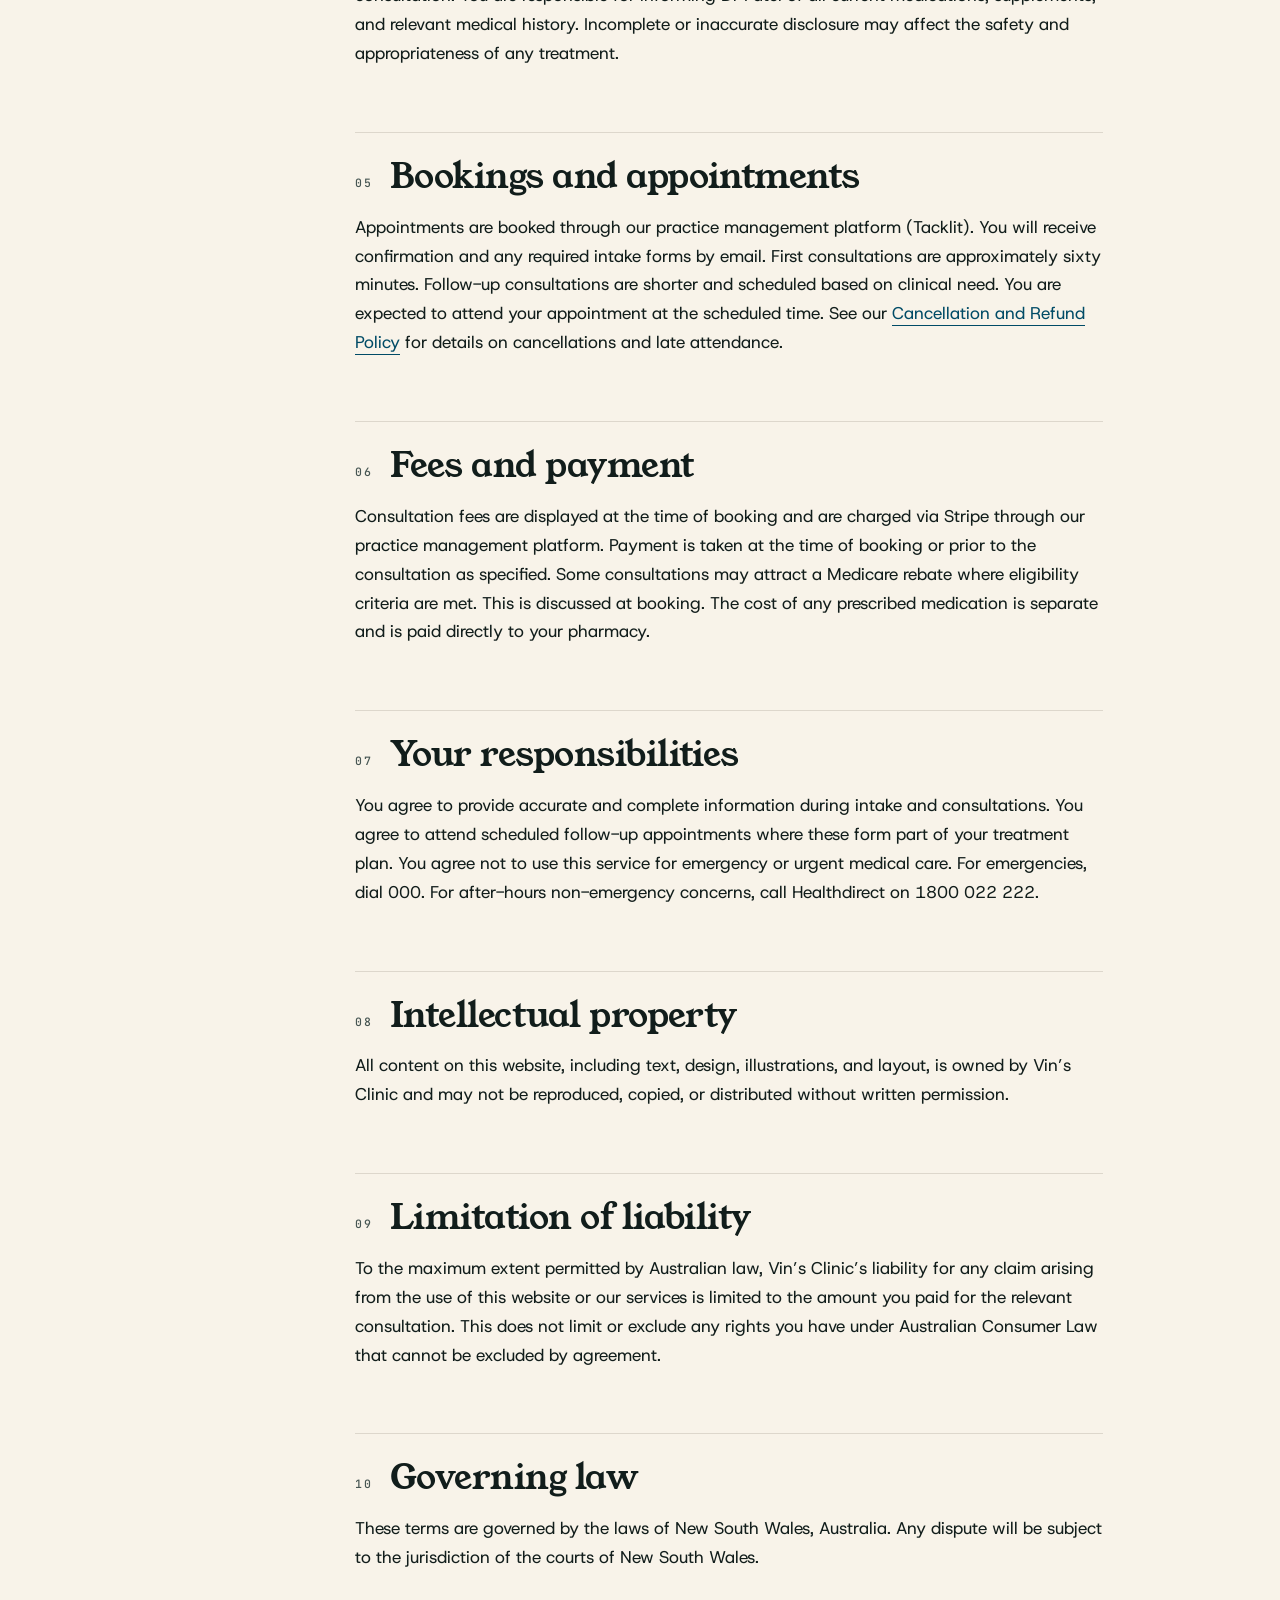
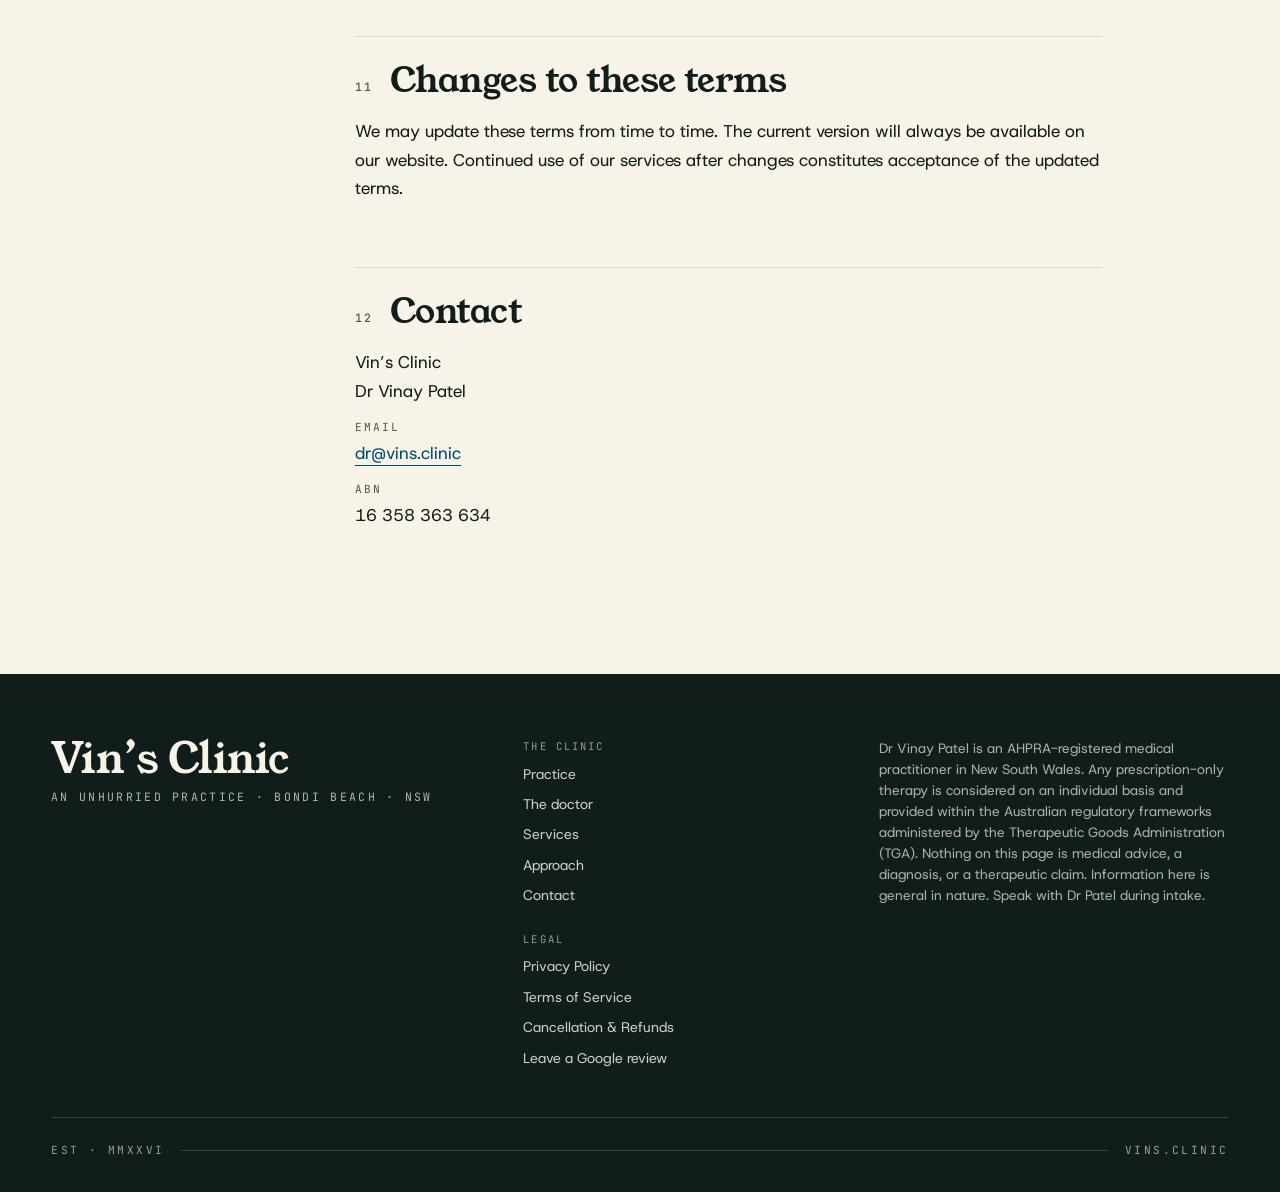
<file: terms-of-service.html>
<!doctype html>
<html lang="en">
  <head>
    <meta charset="UTF-8" />
    <meta name="viewport" content="width=device-width, initial-scale=1.0" />
    <title>Terms of Service · Vin&rsquo;s Clinic</title>
    <meta
      name="description"
      content="The terms that govern your use of the Vin&rsquo;s Clinic website (vins.clinic) and our telehealth medical services."
    />
    <meta name="theme-color" content="#f2ece0" />
    <link rel="canonical" href="https://vins.clinic/terms-of-service.html" />

    <link rel="icon" type="image/svg+xml" href="data:image/svg+xml;utf8,<svg xmlns='http://www.w3.org/2000/svg' viewBox='0 0 32 32'><rect width='32' height='32' rx='8' fill='%23f2ece0'/><circle cx='16' cy='15' r='7' fill='%23e8833d'/><rect y='20' width='32' height='12' fill='%231866a6'/></svg>" />

    <link rel="preconnect" href="https://fonts.googleapis.com" />
    <link rel="preconnect" href="https://fonts.gstatic.com" crossorigin />
    <link
      href="https://fonts.googleapis.com/css2?family=Young+Serif&family=Host+Grotesk:ital,wght@0,300..800;1,300..800&family=JetBrains+Mono:wght@400;500&display=swap"
      rel="stylesheet"
    />
    <link rel="stylesheet" href="assets/legal.css" />
  </head>

  <body>
    <header class="nav">
      <div class="container nav-inner">
        <a href="/" class="brand" aria-label="Vin&rsquo;s Clinic home">
          Vin&rsquo;s Clinic
          <span class="brand-sub">Bondi</span>
        </a>
        <span aria-hidden="true"></span>
        <a href="/" class="nav-back">
          <span class="arr">←</span>
          Back to the clinic
        </a>
        <div class="nav-cta">
          <a href="/#contact" class="btn btn-outline">Request intake →</a>
          <a href="/book" class="btn">Book a consult</a>
        </div>
      </div>
    </header>

    <main class="legal">
      <div class="container legal-grid">
        <aside class="legal-meta">
          <span class="num">§ ii</span>
          <span class="kicker">The legal page</span>
          <span class="updated">Last updated · 20 April 2026</span>
          <div class="other">
            <span>Also on file</span>
            <a href="privacy-policy.html">Privacy Policy</a>
            <a href="terms-of-service.html" aria-current="page">Terms of Service</a>
            <a href="refund-policy.html">Cancellation &amp; Refunds</a>
          </div>
        </aside>

        <div>
          <span class="kicker">Terms</span>
          <h1>The rules of <em>engagement</em>.</h1>
          <p class="intro">
            These terms govern your use of the Vin&rsquo;s Clinic
            website (vins.clinic) and our telehealth medical services.
            By booking a consultation or using this website, you agree
            to these terms.
          </p>

          <article>
            <h2><span class="n">01</span><span class="t">About the practice</span></h2>
            <p>
              Vin&rsquo;s Clinic is a telehealth medical practice
              operated by Dr Vinay Patel (AHPRA registration
              MED0002635284), ABN 16 358 363 634, based in Bondi Beach,
              NSW. All consultations are conducted by Dr Patel by
              phone.
            </p>

            <h2><span class="n">02</span><span class="t">This website is not medical advice</span></h2>
            <p>
              The content on this website is general in nature and is
              provided for informational purposes only. It does not
              constitute medical advice, a diagnosis, or a therapeutic
              claim. Nothing on this website should be relied upon as a
              substitute for a consultation with a registered medical
              practitioner. Treatment decisions are made during a
              clinical consultation after a proper assessment of your
              individual circumstances.
            </p>

            <h2><span class="n">03</span><span class="t">Telehealth consultations</span></h2>
            <p>
              All consultations are conducted by phone. Video
              consultations are not offered. You are responsible for
              ensuring you are available at the scheduled time, in a
              private location, and able to answer your phone when
              called. Telehealth is not appropriate for all clinical
              situations. If Dr Patel determines that your concern
              requires in-person examination, imaging, or specialist
              assessment, you will be referred accordingly. You must
              be physically located in Australia at the time of your
              consultation.
            </p>

            <h2><span class="n">04</span><span class="t">Prescribing</span></h2>
            <p>
              Any medication prescribed is based on clinical assessment
              and is at Dr Patel&rsquo;s sole clinical discretion. A
              booking does not guarantee a prescription. Prescriptions
              are issued only where clinically appropriate after a
              proper medical assessment, and within the Australian
              regulatory frameworks administered by the Therapeutic
              Goods Administration (TGA). Any additional regulatory
              requirements that apply to a particular therapy are
              explained during the consultation. You are responsible
              for informing Dr Patel of all current medications,
              supplements, and relevant medical history. Incomplete
              or inaccurate disclosure may affect the safety and
              appropriateness of any treatment.
            </p>

            <h2><span class="n">05</span><span class="t">Bookings and appointments</span></h2>
            <p>
              Appointments are booked through our practice management
              platform (Tacklit). You will receive confirmation and any
              required intake forms by email. First consultations are
              approximately sixty minutes. Follow-up consultations are
              shorter and scheduled based on clinical need. You are
              expected to attend your appointment at the scheduled
              time. See our
              <a class="inline" href="refund-policy.html">Cancellation and Refund Policy</a>
              for details on cancellations and late attendance.
            </p>

            <h2><span class="n">06</span><span class="t">Fees and payment</span></h2>
            <p>
              Consultation fees are displayed at the time of booking
              and are charged via Stripe through our practice
              management platform. Payment is taken at the time of
              booking or prior to the consultation as specified. Some
              consultations may attract a Medicare rebate where
              eligibility criteria are met. This is discussed at
              booking. The cost of any prescribed medication is
              separate and is paid directly to your pharmacy.
            </p>

            <h2><span class="n">07</span><span class="t">Your responsibilities</span></h2>
            <p>
              You agree to provide accurate and complete information
              during intake and consultations. You agree to attend
              scheduled follow-up appointments where these form part of
              your treatment plan. You agree not to use this service
              for emergency or urgent medical care. For emergencies,
              dial 000. For after-hours non-emergency concerns, call
              Healthdirect on 1800 022 222.
            </p>

            <h2><span class="n">08</span><span class="t">Intellectual property</span></h2>
            <p>
              All content on this website, including text, design,
              illustrations, and layout, is owned by Vin&rsquo;s Clinic
              and may not be reproduced, copied, or distributed without
              written permission.
            </p>

            <h2><span class="n">09</span><span class="t">Limitation of liability</span></h2>
            <p>
              To the maximum extent permitted by Australian law,
              Vin&rsquo;s Clinic&rsquo;s liability for any claim arising
              from the use of this website or our services is limited
              to the amount you paid for the relevant consultation.
              This does not limit or exclude any rights you have under
              Australian Consumer Law that cannot be excluded by
              agreement.
            </p>

            <h2><span class="n">10</span><span class="t">Governing law</span></h2>
            <p>
              These terms are governed by the laws of New South Wales,
              Australia. Any dispute will be subject to the
              jurisdiction of the courts of New South Wales.
            </p>

            <h2><span class="n">11</span><span class="t">Changes to these terms</span></h2>
            <p>
              We may update these terms from time to time. The current
              version will always be available on our website.
              Continued use of our services after changes constitutes
              acceptance of the updated terms.
            </p>

            <h2><span class="n">12</span><span class="t">Contact</span></h2>
            <address>
              Vin&rsquo;s Clinic<br />
              Dr Vinay Patel<br />
              <span class="label">Email</span>
              <a class="inline" href="mailto:dr@vins.clinic">dr@vins.clinic</a><br />
              <span class="label">ABN</span>
              16 358 363 634
            </address>
          </article>
        </div>
      </div>
    </main>

    <footer>
      <div class="container">
        <div class="foot-grid">
          <div>
            <div class="foot-brand">
              Vin&rsquo;s Clinic
              <span>An unhurried practice · Bondi Beach · NSW</span>
            </div>
          </div>
          <nav class="foot-nav" aria-label="Footer">
            <span class="foot-nav-head">The clinic</span>
            <a href="/#practice">Practice</a>
            <a href="/#doctor">The doctor</a>
            <a href="/#services">Services</a>
            <a href="/#approach">Approach</a>
            <a href="/#contact">Contact</a>
            <span class="foot-nav-head">Legal</span>
            <a href="privacy-policy.html">Privacy Policy</a>
            <a href="terms-of-service.html" aria-current="page">Terms of Service</a>
            <a href="refund-policy.html">Cancellation &amp; Refunds</a>
            <a href="/review">Leave a Google review</a>
          </nav>
          <p class="foot-disc">
            Dr Vinay Patel is an AHPRA-registered medical practitioner
            in New South Wales. Any prescription-only therapy is
            considered on an individual basis and provided within the
            Australian regulatory frameworks administered by the
            Therapeutic Goods Administration (TGA). Nothing on this
            page is medical advice, a diagnosis, or a therapeutic
            claim. Information here is general in nature. Speak with
            Dr Patel during intake.
          </p>
        </div>
        <div class="foot-mark">
          <span>Est · MMXXVI</span>
          <span class="bar"></span>
          <span><a href="https://vins.clinic">vins.clinic</a></span>
        </div>
      </div>
    </footer>
  </body>
</html>
</file>
<file: assets/legal.css>
/* -------------------------------------------------------------
   TOKENS (shared with index.html)
   ------------------------------------------------------------- */
:root {
  --ink: oklch(0.22 0.018 180);
  --ink-muted: oklch(0.44 0.02 180);
  --paper: oklch(0.965 0.014 85);
  --paper-deep: oklch(0.935 0.022 80);
  --line: oklch(0.78 0.02 80);
  --line-soft: oklch(0.88 0.016 80);

  --ocean: oklch(0.58 0.11 220);
  --ocean-deep: oklch(0.38 0.09 225);
  --sun: oklch(0.74 0.145 52);
  --sun-hot: oklch(0.68 0.165 45);
  --sage: oklch(0.66 0.055 150);

  --s-1: 4px;
  --s-2: 8px;
  --s-3: 12px;
  --s-4: 16px;
  --s-5: 24px;
  --s-6: 32px;
  --s-7: 48px;
  --s-8: 64px;
  --s-9: 96px;
  --s-10: 144px;

  --display: "Young Serif", ui-serif, Georgia, serif;
  --body: "Host Grotesk", ui-sans-serif, system-ui, -apple-system, Segoe UI, sans-serif;
  --mono: "JetBrains Mono", ui-monospace, SFMono-Regular, Menlo, Consolas, monospace;

  --text-xs: 0.75rem;
  --text-sm: 0.875rem;
  --text-base: 1.0625rem;
  --text-lg: 1.25rem;
  --text-xl: clamp(1.5rem, 1.2rem + 1.2vw, 2.25rem);
  --text-2xl: clamp(2rem, 1.4rem + 2.4vw, 3.25rem);
  --text-3xl: clamp(2.75rem, 1.4rem + 5vw, 5.25rem);
  --text-4xl: clamp(2.75rem, 1.4rem + 4.5vw, 5.75rem);

  --container: 1320px;
  --gutter: clamp(20px, 4vw, 56px);
}

/* -------------------------------------------------------------
   RESET / BASE
   ------------------------------------------------------------- */
*, *::before, *::after { box-sizing: border-box; }
html, body { margin: 0; padding: 0; }
html { -webkit-text-size-adjust: 100%; }
body {
  font-family: var(--body);
  font-size: var(--text-base);
  line-height: 1.6;
  color: var(--ink);
  background: var(--paper);
  font-kerning: normal;
  font-feature-settings: "ss01", "ss02";
  text-rendering: optimizeLegibility;
  -webkit-font-smoothing: antialiased;
}
a { color: inherit; text-decoration: none; }
img, svg { display: block; max-width: 100%; }
ul, ol { list-style: none; padding: 0; margin: 0; }
h1, h2, h3, h4 { margin: 0; font-weight: 400; }
p { margin: 0; }

::selection { background: var(--sun); color: var(--ink); }

.container {
  width: 100%;
  max-width: var(--container);
  margin-inline: auto;
  padding-inline: var(--gutter);
}

.kicker {
  font-family: var(--mono);
  font-size: var(--text-xs);
  letter-spacing: 0.14em;
  text-transform: uppercase;
  color: var(--ink-muted);
}

/* -------------------------------------------------------------
   NAV
   ------------------------------------------------------------- */
.nav {
  position: sticky;
  top: 0;
  z-index: 40;
  background: color-mix(in oklch, var(--paper) 92%, transparent);
  backdrop-filter: saturate(1.2);
  border-bottom: 1px solid var(--line-soft);
}
.nav-inner {
  display: grid;
  grid-template-columns: auto 1fr auto auto;
  align-items: center;
  gap: var(--s-5);
  padding-block: var(--s-4);
}
.brand {
  display: inline-flex;
  align-items: baseline;
  gap: 10px;
  font-family: var(--display);
  font-size: 1.4rem;
  letter-spacing: -0.01em;
  white-space: nowrap;
}
.brand::before {
  content: "";
  width: 10px;
  height: 10px;
  background: var(--sun);
  border-radius: 999px;
  align-self: center;
}
.brand-sub {
  font-family: var(--mono);
  font-size: 0.7rem;
  letter-spacing: 0.18em;
  text-transform: uppercase;
  color: var(--ink-muted);
  align-self: center;
  transform: translateY(-1px);
}
.nav-back {
  display: inline-flex;
  align-items: center;
  gap: 8px;
  font-size: var(--text-sm);
  color: var(--ink-muted);
  justify-self: end;
  transition: color 160ms ease, gap 220ms cubic-bezier(0.2, 0.8, 0.2, 1);
}
.nav-back:hover { color: var(--ink); gap: 12px; }
.nav-back .arr { font-family: var(--mono); }
.nav-cta {
  display: flex;
  align-items: center;
  gap: var(--s-3);
}
.btn {
  display: inline-flex;
  align-items: center;
  gap: 10px;
  font-family: var(--body);
  font-size: var(--text-sm);
  font-weight: 500;
  letter-spacing: 0.01em;
  padding: 12px 20px;
  border: 1px solid var(--ink);
  color: var(--paper);
  background: var(--ink);
  border-radius: 999px;
  transition: background 180ms ease, color 180ms ease, transform 220ms cubic-bezier(0.2,0.8,0.2,1);
}
.btn:hover { background: var(--ocean-deep); border-color: var(--ocean-deep); transform: translateY(-1px); }
.btn-outline { background: transparent; color: var(--ink); }
.btn-outline:hover { background: transparent; border-color: var(--ocean-deep); color: var(--ocean-deep); }

/* -------------------------------------------------------------
   LEGAL DOCUMENT
   ------------------------------------------------------------- */
.legal {
  padding-block: clamp(var(--s-7), 6vw, var(--s-9)) var(--s-10);
}
.legal-grid {
  display: grid;
  grid-template-columns: 1fr;
  gap: var(--s-7);
}
@media (min-width: 960px) {
  .legal-grid {
    grid-template-columns: 240px minmax(0, 1fr);
    gap: var(--s-8);
  }
}

.legal-meta {
  display: flex;
  flex-direction: column;
  gap: var(--s-3);
  position: sticky;
  top: 96px;
  align-self: start;
}
.legal-meta .num {
  font-family: var(--display);
  font-size: 3rem;
  line-height: 1;
  color: var(--ocean);
}
.legal-meta .updated {
  margin-top: var(--s-2);
  font-family: var(--mono);
  font-size: 0.7rem;
  letter-spacing: 0.14em;
  text-transform: uppercase;
  color: var(--ink-muted);
}
.legal-meta .other {
  margin-top: var(--s-5);
  display: flex;
  flex-direction: column;
  gap: 6px;
  padding-top: var(--s-5);
  border-top: 1px solid var(--line-soft);
}
.legal-meta .other span {
  font-family: var(--mono);
  font-size: 0.66rem;
  letter-spacing: 0.18em;
  text-transform: uppercase;
  color: var(--ink-muted);
  margin-bottom: var(--s-2);
}
.legal-meta .other a {
  font-size: var(--text-sm);
  color: var(--ink-muted);
  padding-block: 2px;
  transition: color 160ms ease;
}
.legal-meta .other a:hover { color: var(--ink); }
.legal-meta .other a[aria-current="page"] {
  color: var(--ink);
  font-weight: 500;
}

.legal h1 {
  font-family: var(--display);
  font-size: var(--text-3xl);
  line-height: 1;
  letter-spacing: -0.025em;
  max-width: 18ch;
  text-wrap: balance;
}
.legal h1 em {
  font-style: italic;
  color: var(--ocean-deep);
}

.legal .intro {
  margin-top: var(--s-6);
  font-size: var(--text-lg);
  line-height: 1.55;
  color: var(--ink-muted);
  max-width: 62ch;
}

.legal article {
  max-width: 68ch;
  margin-top: var(--s-8);
}

.legal h2 {
  font-family: var(--display);
  font-size: var(--text-xl);
  line-height: 1.15;
  letter-spacing: -0.015em;
  margin-top: var(--s-8);
  padding-top: var(--s-5);
  border-top: 1px solid var(--line-soft);
  display: flex;
  align-items: baseline;
  gap: var(--s-4);
}
.legal h2:first-child { margin-top: 0; padding-top: 0; border-top: 0; }
.legal h2 .n {
  font-family: var(--mono);
  font-size: 0.72rem;
  letter-spacing: 0.2em;
  color: var(--ink-muted);
  font-weight: 500;
  flex: 0 0 auto;
  transform: translateY(-0.1em);
}
.legal h2 .t { font-family: var(--display); }

.legal p {
  margin-top: var(--s-4);
  font-size: var(--text-base);
  line-height: 1.7;
  color: var(--ink);
}
.legal p + p { color: var(--ink-muted); }

.legal ul {
  margin-top: var(--s-4);
  display: grid;
  gap: var(--s-3);
}
.legal ul li {
  position: relative;
  padding-left: var(--s-5);
  font-size: var(--text-base);
  line-height: 1.7;
  color: var(--ink-muted);
}
.legal ul li::before {
  content: "";
  position: absolute;
  left: 0;
  top: 0.75em;
  width: 6px;
  height: 1px;
  background: var(--ink-muted);
}

.legal a.inline {
  color: var(--ocean-deep);
  border-bottom: 1px solid currentColor;
  padding-bottom: 1px;
  transition: color 160ms ease, border-color 160ms ease;
}
.legal a.inline:hover { color: var(--sun-hot); }

.legal address {
  margin-top: var(--s-4);
  font-style: normal;
  font-size: var(--text-base);
  line-height: 1.7;
  color: var(--ink);
}
.legal address .label {
  font-family: var(--mono);
  font-size: 0.7rem;
  letter-spacing: 0.18em;
  text-transform: uppercase;
  color: var(--ink-muted);
  display: block;
  margin-top: var(--s-3);
  margin-bottom: 2px;
}

/* -------------------------------------------------------------
   FOOTER (shared with index.html)
   ------------------------------------------------------------- */
footer {
  background: var(--ink);
  color: var(--paper);
  padding-block: var(--s-8) var(--s-6);
}
.foot-grid {
  display: grid;
  grid-template-columns: 1fr;
  gap: var(--s-7);
  padding-bottom: var(--s-7);
  border-bottom: 1px solid color-mix(in oklch, var(--paper) 18%, transparent);
}
@media (min-width: 760px) {
  .foot-grid {
    grid-template-columns: 1.4fr 1fr 1.2fr;
    gap: var(--s-8);
  }
}
.foot-brand {
  font-family: var(--display);
  font-size: clamp(1.8rem, 1rem + 2vw, 2.6rem);
  letter-spacing: -0.02em;
  line-height: 1;
}
.foot-brand span {
  display: block;
  margin-top: var(--s-3);
  font-family: var(--mono);
  font-size: 0.72rem;
  letter-spacing: 0.2em;
  text-transform: uppercase;
  color: color-mix(in oklch, var(--paper) 70%, transparent);
}
.foot-nav {
  display: flex;
  flex-direction: column;
  gap: var(--s-2);
  font-size: var(--text-sm);
}
.foot-nav a {
  color: color-mix(in oklch, var(--paper) 82%, transparent);
  transition: color 160ms ease;
}
.foot-nav a:hover { color: var(--paper); }
.foot-nav .foot-nav-head {
  font-family: var(--mono);
  font-size: 0.66rem;
  letter-spacing: 0.2em;
  text-transform: uppercase;
  color: color-mix(in oklch, var(--paper) 58%, transparent);
  margin-top: var(--s-4);
}
.foot-nav .foot-nav-head:first-child { margin-top: 0; }
.foot-disc {
  font-size: 0.85rem;
  line-height: 1.55;
  color: color-mix(in oklch, var(--paper) 68%, transparent);
  max-width: 48ch;
}
.foot-mark {
  display: flex;
  align-items: center;
  gap: var(--s-4);
  padding-top: var(--s-5);
  font-family: var(--mono);
  font-size: 0.7rem;
  letter-spacing: 0.22em;
  text-transform: uppercase;
  color: color-mix(in oklch, var(--paper) 60%, transparent);
}
.foot-mark .bar {
  flex: 1;
  height: 1px;
  background: color-mix(in oklch, var(--paper) 18%, transparent);
}

.nav-cta .btn { white-space: nowrap; }
@media (max-width: 760px) {
  .nav-cta .btn-outline { display: none; }
}
@media (max-width: 480px) {
  .nav-back { display: none; }
  .nav-inner { grid-template-columns: 1fr auto; gap: var(--s-3); }
  .nav-inner > span[aria-hidden="true"] { display: none; }
  .btn { padding: 10px 14px; font-size: 0.82rem; }
}
@media (max-width: 640px) {
  .brand-sub { display: none; }
  .legal-meta { position: static; }
  .legal h2 { flex-direction: column; gap: var(--s-2); }
}
</file>
